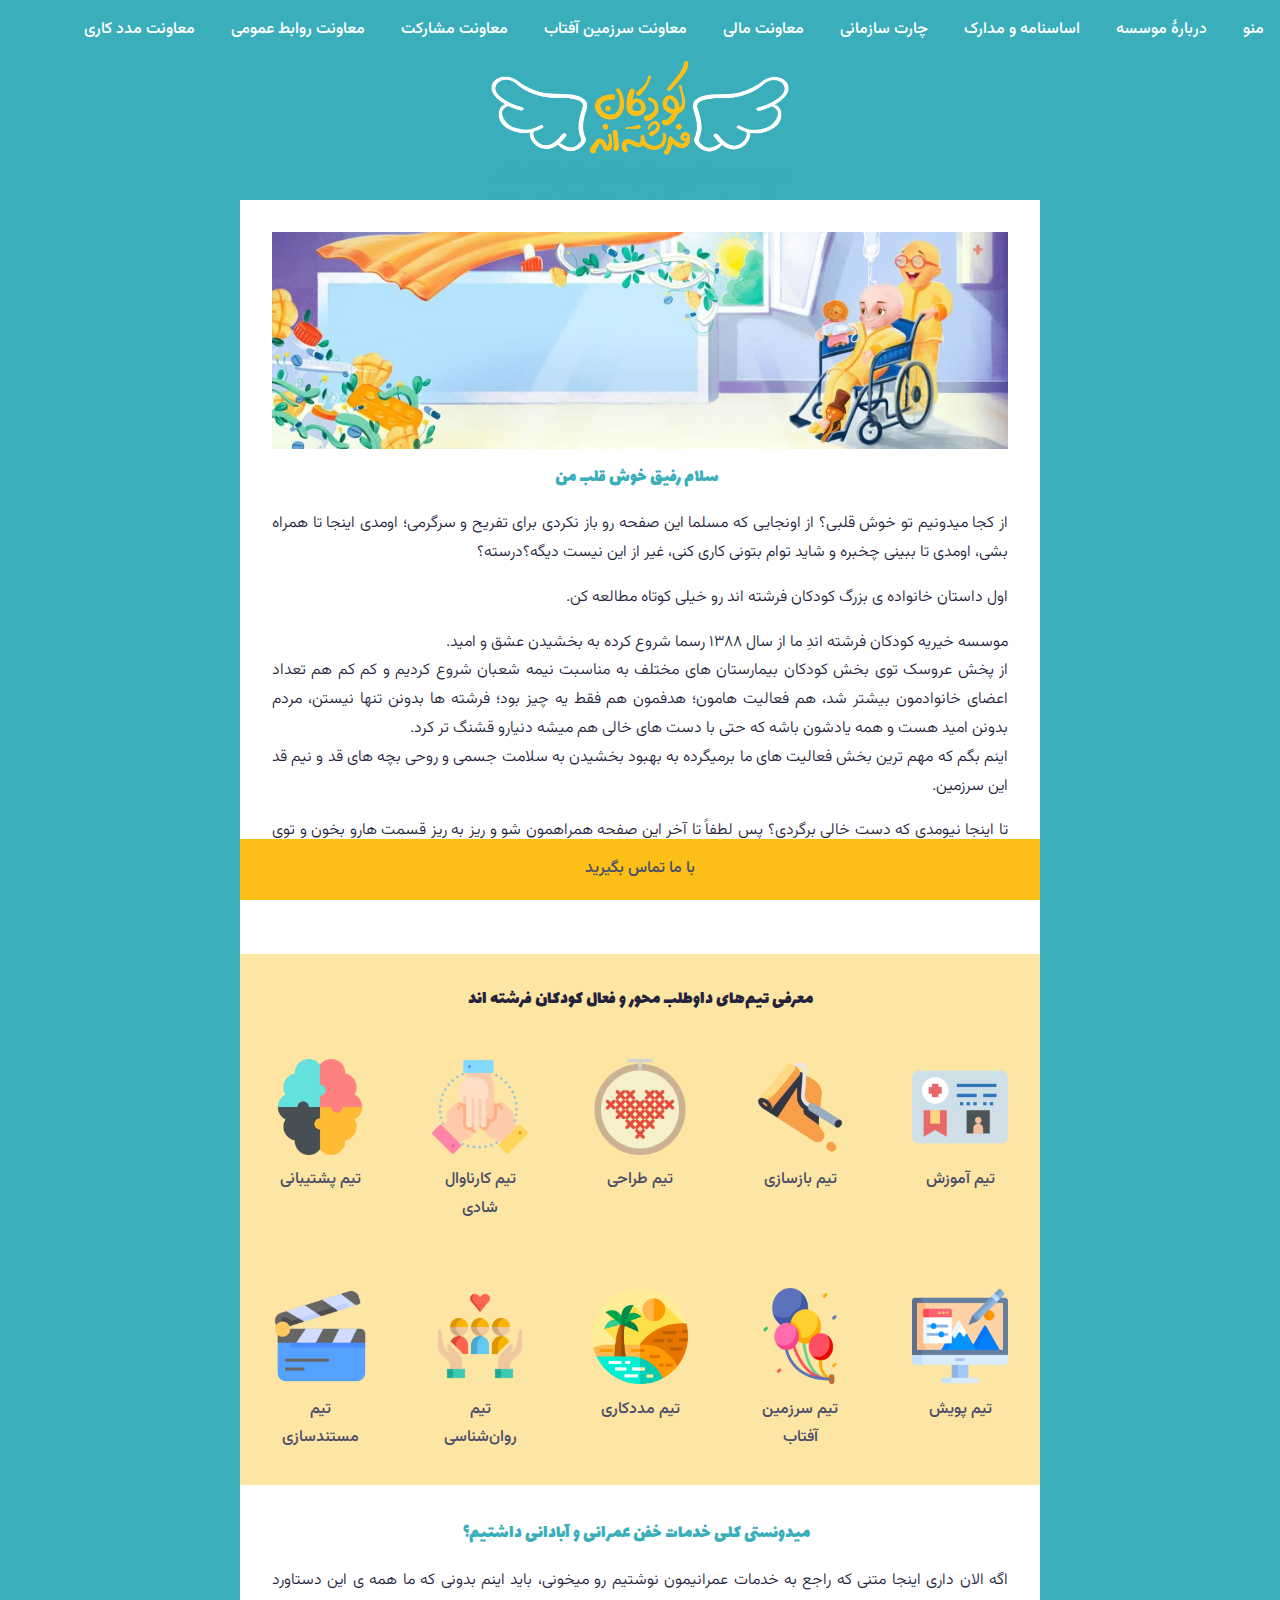
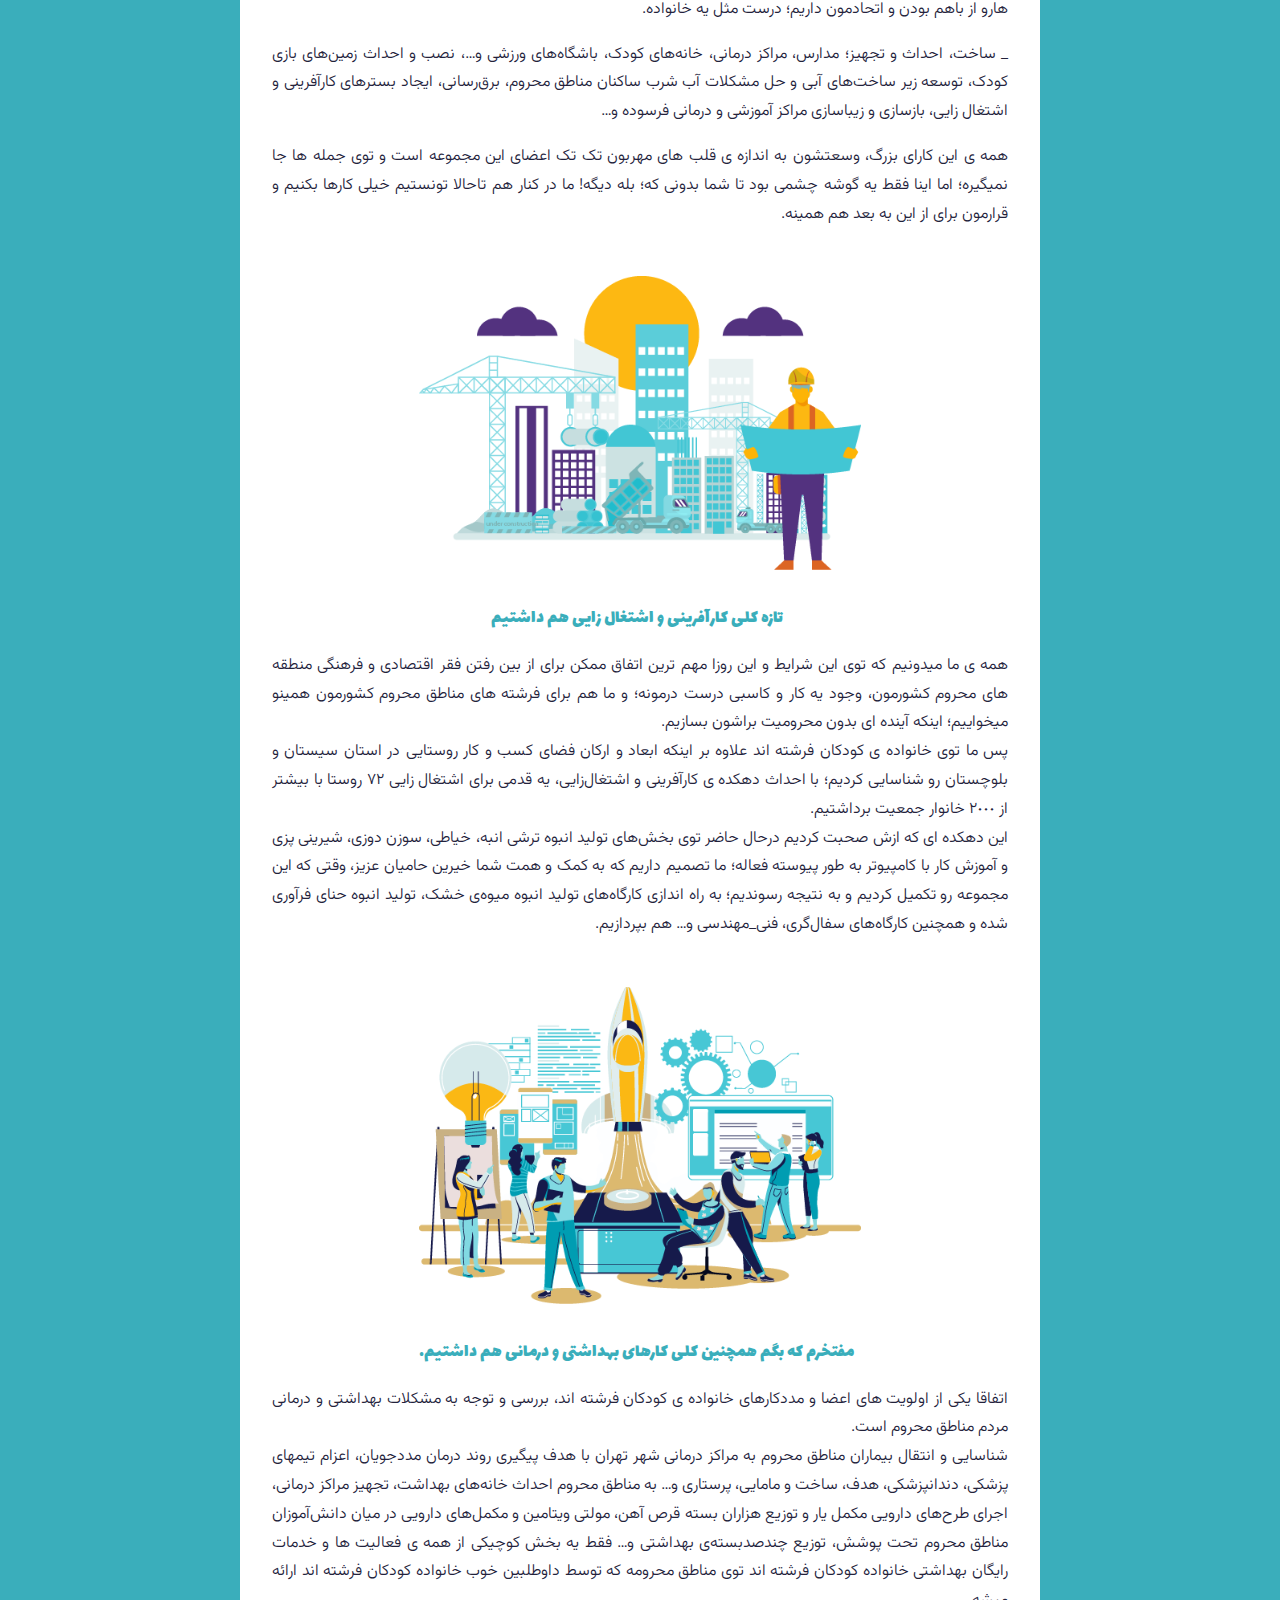
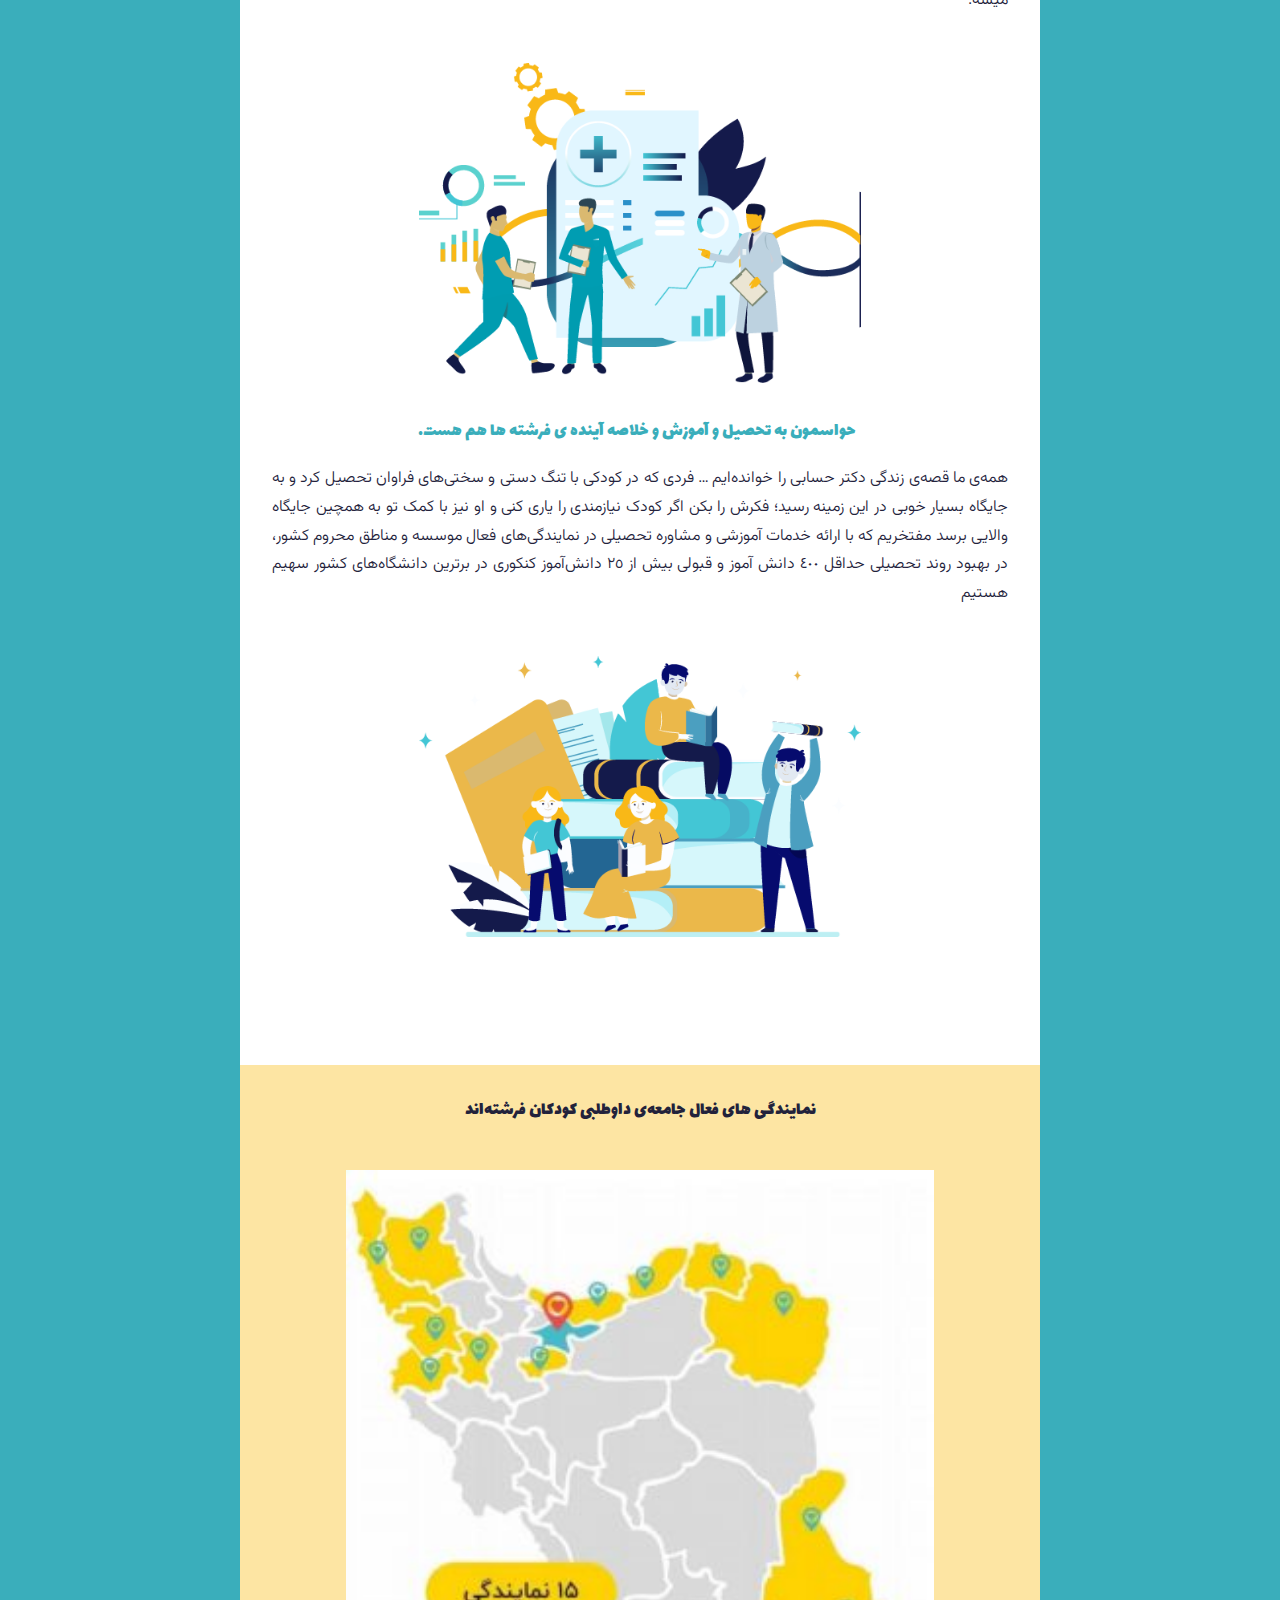
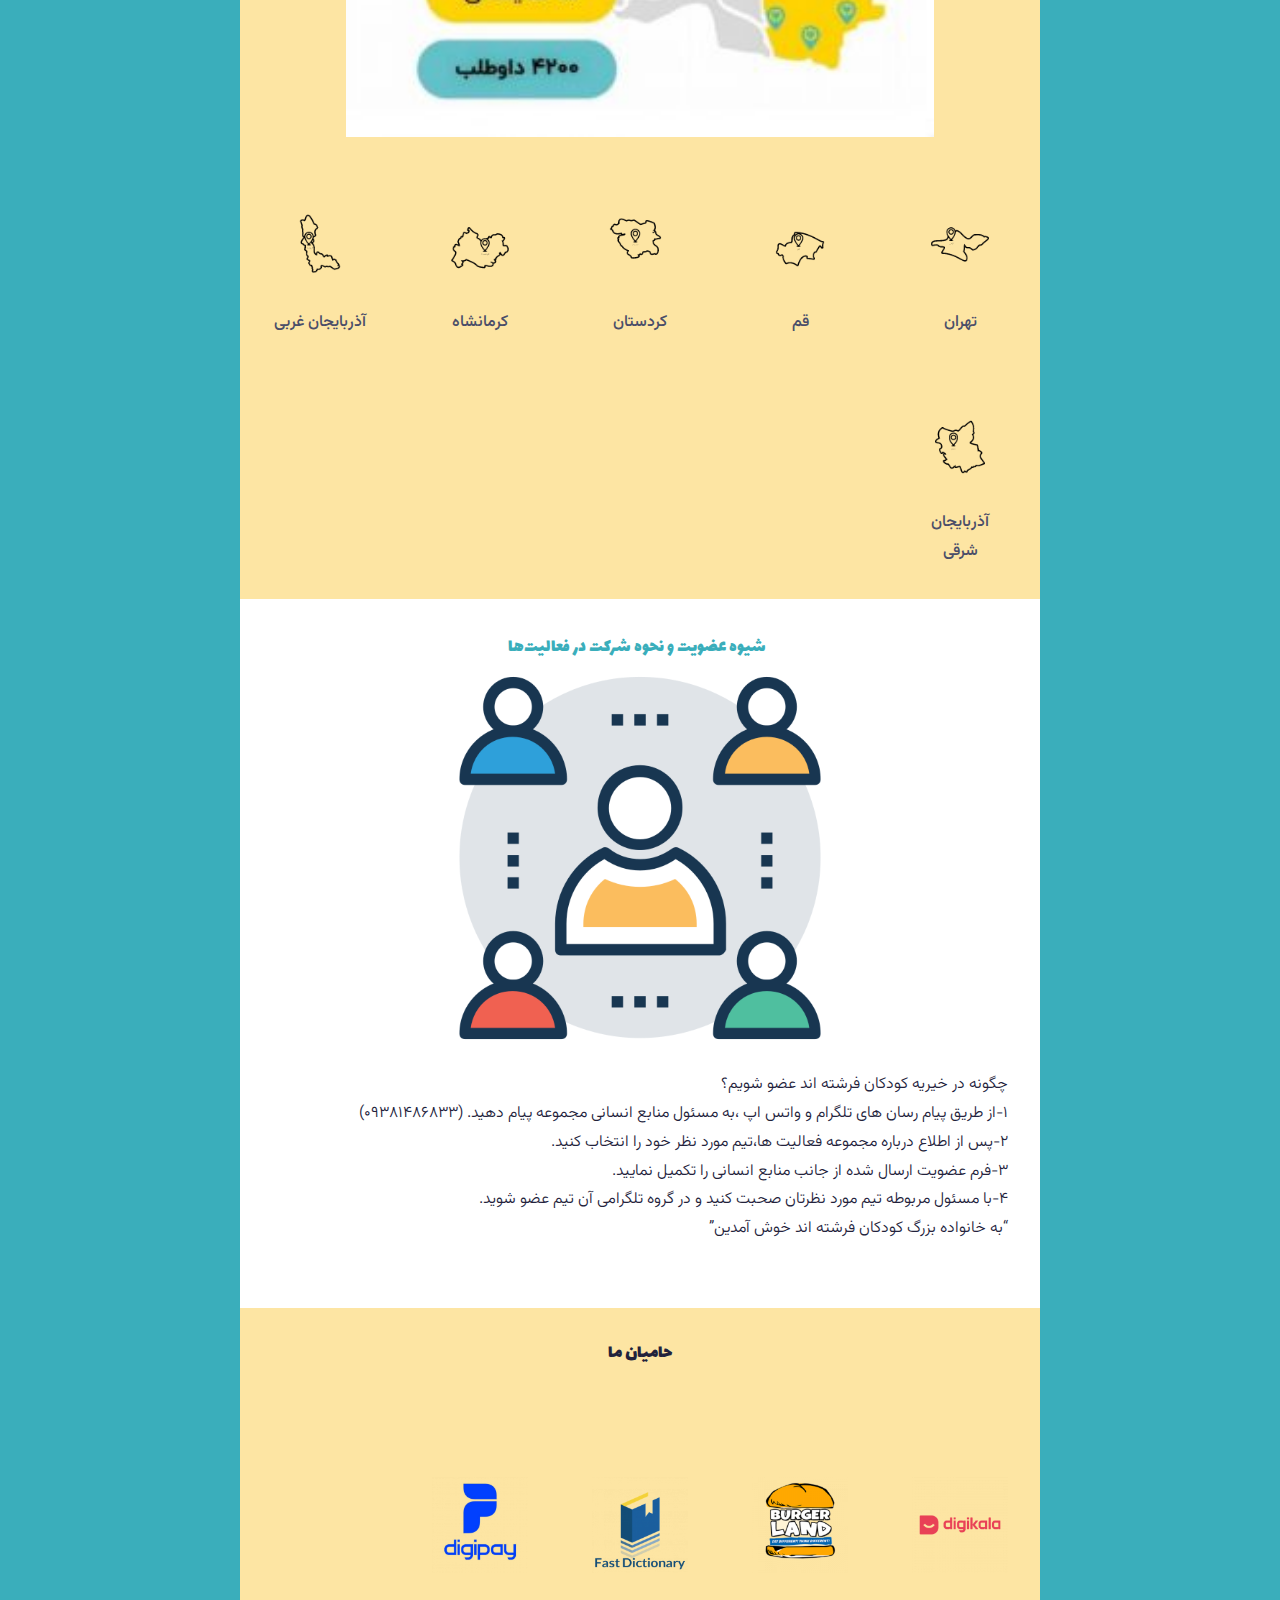
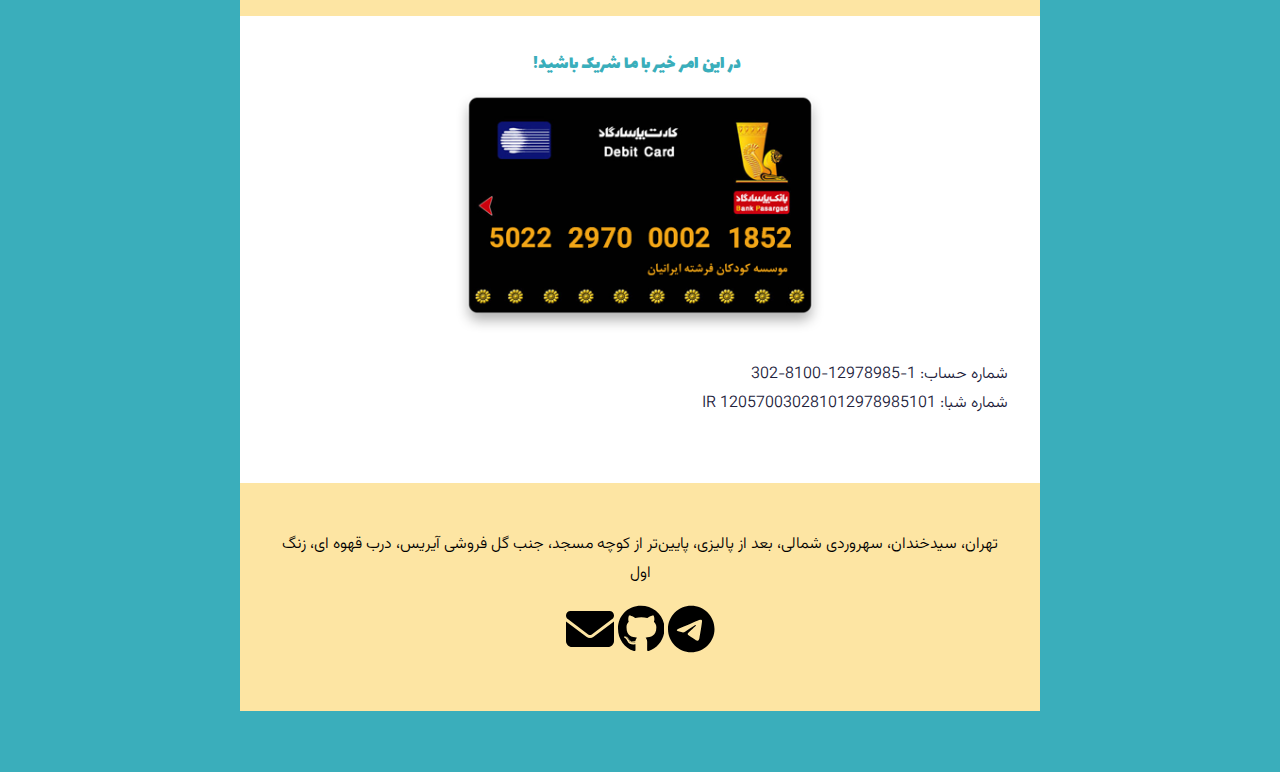
<file: index.html>
<!doctype html>
<html lang="en" dir=rtl>
<head>
    <meta charset="utf-8">
    <meta name="viewport" content="width=device-width, initial-scale=1.0">
    <meta name="description" content="A layout example that shows off a responsive product landing page.">
    <title>خیریه کودکان فرشته‌اند</title>
    <link rel="stylesheet" href="/css/pure/pure-min.css">
    <link rel="stylesheet" href="/css/pure/grids-responsive-min.css">
<!--
    <link rel="stylesheet" href="https://netdna.bootstrapcdn.com/font-awesome/4.0.3/css/font-awesome.css">
-->
    <link rel="stylesheet" href="/layouts/marketing/styles.css">
    <link rel="stylesheet" href="/layouts/tucked-menu/styles.css">
    <link rel="stylesheet" href="/css/pure/custom.css">
</head>
<body>

    

<!--
<div class="header">
    <div class="home-menu pure-menu pure-menu-horizontal pure-menu-fixed">
        <a class="pure-menu-heading" href="">Your Site</a>

        <ul class="pure-menu-list">
            <li class="pure-menu-item pure-menu-selected"><a href="#" class="pure-menu-link">صفحه اصلی</a></li>
            <li class="pure-menu-item"><a href="#" class="pure-menu-link">دربارهٔ ما</a></li>
            <li class="pure-menu-item"><a href="#" class="pure-menu-link">تیم‌ها</a></li>
            <li class="pure-menu-item"><a href="#" class="pure-menu-link">عضویت در خیریه</a></li>
        </ul>
    </div>
</div>
-->


<div class="splash-container">

<div class="custom-menu-wrapper">
    <div class="pure-menu custom-menu custom-menu-top">
        <a href="#" class="pure-menu-heading custom-menu-brand">منو</a>
        <a href="#" class="custom-menu-toggle" id="toggle"><s class="bar"></s><s class="bar"></s></a>
    </div>
    <div class="pure-menu pure-menu-horizontal pure-menu-scrollable custom-menu custom-menu-bottom custom-menu-tucked" id="tuckedMenu">
        <div class="custom-menu-screen"></div>
        <ul class="pure-menu-list">
            <li class="pure-menu-item"><a href="#" class="pure-menu-link">دربارهٔ موسسه</a></li>
            <li class="pure-menu-item"><a href="#" class="pure-menu-link">اساسنامه و مدارک</a></li>
            <li class="pure-menu-item"><a href="#" class="pure-menu-link">چارت سازمانی</a></li>
            <li class="pure-menu-item"><a href="#" class="pure-menu-link">معاونت مالی</a></li>
            <li class="pure-menu-item"><a href="#" class="pure-menu-link">معاونت سرزمین آفتاب</a></li>
            <li class="pure-menu-item"><a href="#" class="pure-menu-link">معاونت مشارکت</a></li>
            <li class="pure-menu-item"><a href="#" class="pure-menu-link">معاونت روابط عمومی</a></li>
            <li class="pure-menu-item"><a href="#" class="pure-menu-link">معاونت مدد کاری</a></li>
        </ul>
    </div>
</div>
<script>
(function (window, document) {
document.getElementById('toggle').addEventListener('click', function (e) {
    document.getElementById('tuckedMenu').classList.toggle('custom-menu-tucked');
    document.getElementById('toggle').classList.toggle('x');
});
})(this, this.document);
</script>
    <div class="splash">
<!--
        <h1 class="splash-head">Big Bold Text</h1>
        <p class="splash-subhead">
            Lorem ipsum dolor sit amet, consectetur adipisicing elit.
        </p>
        <p>
            <a href="http://purecss.io" class="pure-button pure-button-primary">Get Started</a>
        </p>
-->
<img src="/img/kc/logo-charity.png" alt="" style="width:300px;">
    </div>
</div>

<div class="content-wrapper" style=" text-align: justify; text-justify: inter-word;">
    <div class="content">
<!--        <h2 class="content-head is-center">Excepteur sint occaecat cupidatat.</h2> -->

        <div class="pure-g">
            <div class="l-box pure-u-1 pure-u-md-1 pure-u-lg-1">
<img src="/img/kc/first.jpg" alt="" style="width:100%;">
                <h3 class="content-subhead">
                    <i class="fa fa-rocket"></i>
                    سلام رفیق خوش قلب من
                </h3>
<p>از کجا میدونیم تو خوش قلبی؟ از اونجایی که مسلما این صفحه رو باز نکردی برای تفریح و سرگرمی؛ اومدی اینجا تا همراه بشی، اومدی تا ببینی چخبره و شاید توام بتونی کاری کنی، غیر از این نیست دیگه؟درسته؟</p><p>اول داستان خانواده ی بزرگ کودکان فرشته اند رو خیلی کوتاه مطالعه کن.</p><p>موسسه خیريه کودکان فرشته اندِ ما از سال ۱۳۸۸ رسما شروع کرده به بخشیدن عشق و امید.<br />از پخش عروسک توی بخش کودکان بيمارستان های مختلف به مناسبت نیمه شعبان شروع کردیم و کم کم هم تعداد اعضای خانوادمون بیشتر شد، هم فعالیت هامون؛ هدفمون هم فقط یه چیز بود؛ فرشته ها بدونن تنها نیستن، مردم بدونن امید هست و همه یادشون باشه که حتی با دست های خالی هم میشه دنیارو قشنگ تر کرد.<br />اینم بگم که مهم ترین بخش فعالیت های ما برمیگرده به بهبود بخشیدن به سلامت جسمی و روحی بچه های قد و نیم قد این سرزمین.</p><p>تا اینجا نیومدی که دست خالی برگردی؟ پس لطفاً تا آخر این صفحه همراهمون شو و ریز به ریز قسمت هارو بخون و توی هر بخشی که کیف کردی مکث کن و عضو خانواده ما شو</p>
            </div>
</div>
</div>


   <div class="ribbon">
</br>
<h3>معرفی تیم‌های داوطلب محور و فعال کودکان فرشته اند</h3>
   <div class="I-box-lrg pure-g">

<!--
        <div class="l-box-lrg is-center pure-u-1 pure-u-md-1-2 pure-u-lg-2-5">
            <img width="300" alt="File Icons" class="pure-img-responsive" src="/img/common/file-icons.png">
        </div>
-->
	<div class="l-box-lrg is-center pure-u-1-2 pure-u-md-1-2 pure-u-lg-1-5">
            <a href=""><img width="300" alt="File Icons" class="pure-img-responsive" src="/img/kc/teams/diploma-300x300.png"></a>
            <a href="">تیم آموزش</a>
        </div>
	<div class="l-box-lrg is-center pure-u-1-2 pure-u-md-1-2 pure-u-lg-1-5">
            <a href=""><img width="100%" alt="File Icons" class="pure-img-responsive" src="/img/kc/teams/paint-roller-300x300.png"></a>
            <a href="">تیم بازسازی</a>
        </div>
	<div class="l-box-lrg is-center pure-u-1-2 pure-u-md-1-2 pure-u-lg-1-5">
            <a href=""><img width="100%" alt="File Icons" class="pure-img-responsive" src="/img/kc/teams/embroidery-300x300.png"></a>
            <a href="">تیم طراحی</a>
        </div>
	<div class="l-box-lrg is-center pure-u-1-2 pure-u-md-1-2 pure-u-lg-1-5">
            <a href=""><img width="100%" alt="File Icons" class="pure-img-responsive" src="/img/kc/teams/united-300x300.png"></a>
            <a href="">تیم کارناوال شادی</a>
        </div>
	<div class="l-box-lrg is-center pure-u-1-2 pure-u-md-1-2 pure-u-lg-1-5">
            <a href=""><img width="100%" alt="File Icons" class="pure-img-responsive" src="/img/kc/teams/brain-300x300.png"></a>
            <a href="">تیم پشتیبانی</a>
        </div>
	<div class="l-box-lrg is-center pure-u-1-2 pure-u-md-1-2 pure-u-lg-1-5">
            <a href=""><img width="100%" alt="File Icons" class="pure-img-responsive" src="/img/kc/teams/illustration-300x300.png"></a>
            <a href="">تیم پویش</a>
        </div>
	<div class="l-box-lrg is-center pure-u-1-2 pure-u-md-1-2 pure-u-lg-1-5">
            <a href=""><img width="100%" alt="File Icons" class="pure-img-responsive" src="/img/kc/teams/balloons-300x300.png"></a>
            <a href="">تیم سرزمین آفتاب</a>
        </div>
	<div class="l-box-lrg is-center pure-u-1-2 pure-u-md-1-2 pure-u-lg-1-5">
            <a href=""><img width="100%" alt="File Icons" class="pure-img-responsive" src="/img/kc/teams/sarzamin-aftab-300x300.png"></a>
            <a href="">تیم مددکاری</a>
        </div>
	<div class="l-box-lrg is-center pure-u-1-2 pure-u-md-1-2 pure-u-lg-1-5">
            <a href=""><img width="100%" alt="File Icons" class="pure-img-responsive" src="/img/kc/teams/psychological-help-300x300.png"></a>
            <a href="">تیم روان‌شناسی</a>
        </div>
	<div class="l-box-lrg is-center pure-u-1-2 pure-u-md-1-2 pure-u-lg-1-5">
            <a href=""><img width="100%" alt="File Icons" class="pure-img-responsive" src="/img/kc/teams/film-slate-300x300.png"></a>
            <a href="">تیم مستند‌سازی</a>
        </div>
<!--
        <div class="pure-u-1 pure-u-md-1-2 pure-u-lg-3-5">

            <h2 class="content-head content-head-ribbon">Laboris nisi ut aliquip.</h2>

            <p>
                Lorem ipsum dolor sit amet, consectetur adipisicing elit, sed do eiusmod
                tempor incididunt ut labore et dolore magna aliqua. Ut enim ad minim veniam,
                quis nostrud exercitation ullamco laboris nisi ut aliquip ex ea commodo
                consequat. Duis aute irure dolor.
            </p>
        </div>
-->
    </div>
</div>
    <div class="content">
        <div class="pure-g">
            <div class="l-box pure-u-1 pure-u-md-1 pure-u-lg-1">
                <h3 class="content-subhead">
                    <i class="fa fa-mobile"></i>
میدونستی کلی خدمات خفن عمرانی و آبادانی داشتیم؟
                </h3>
<p>اگه الان داری اینجا متنی که راجع به خدمات عمرانیمون نوشتیم رو میخونی، باید اینم بدونی که ما همه ی این دستاورد هارو از باهم بودن و اتحادمون داریم؛ درست مثل یه خانواده.</p><p>_ ساخت، احداث و تجهیز؛ مدارس، مراکز درمانی، خانه‌های کودک، باشگاه‌های ورزشی و…، نصب و احداث زمین‌های بازی کودک، توسعه زير ساخت‌های آبی و حل مشکلات آب شرب ساکنان مناطق محروم، برق‌‌رسانی، ایجاد بسترهای کارآفرينی و اشتغال زایی، بازسازی و زيباسازی مراکز آموزشی و درمانی فرسوده و…</p><p>همه ی این کارای بزرگ، وسعتشون به اندازه ی قلب های مهربون تک تک اعضای این مجموعه است و توی جمله ها جا نمیگیره؛ اما اینا فقط یه گوشه چشمی بود تا شما بدونی که؛ بله دیگه! ما در کنار هم تاحالا تونستیم خیلی کارها بکنیم و قرارمون برای از این به بعد هم همینه.</p>
</div>
            <div class="l-box pure-u-1 pure-u-md-1 pure-u-lg-1">
<img src="/img/kc/Asset-27.png" alt="" style="width:60%;" class="center">
            </div>
            <div class="l-box pure-u-1 pure-u-md-1 pure-u-lg-1">
                <h3 class="content-subhead">
                    <i class="fa fa-th-large"></i>
                    تازه کلی کارآفرینی و اشتغال زایی هم داشتیم
                </h3>
<p>همه ی ما میدونیم که توی این شرایط و این روزا مهم ترین اتفاق ممکن برای از بین رفتن فقر اقتصادی و فرهنگی منطقه های محروم کشورمون، وجود یه کار و کاسبی درست درمونه؛ و ما هم برای فرشته های مناطق محروم کشورمون همینو میخواییم؛ اینکه آینده ای بدون محرومیت براشون بسازیم.<br />پس ما توی خانواده ی کودکان فرشته اند علاوه بر اینکه ابعاد و ارکان فضای کسب و کار روستایی در استان سیستان و بلوچستان رو شناسایی کردیم؛ با احداث دهکده ی کارآفرينی و اشتغال‌زایی، یه قدمی برای اشتغال زایی ٧٢ روستا با بيشتر از ٢٠٠٠ خانوار جمعیت برداشتیم. <br />این دهکده ای که ازش صحبت کردیم درحال حاضر توی بخش‌های تولید انبوه ترشی انبه، خیاطی، سوزن دوزی، شیرينی پزی و آموزش کار با کامپيوتر به طور پيوسته فعاله؛ ما تصمیم داریم که به کمک و همت شما خیرین حامیان عزيز، وقتی که این مجموعه رو تکمیل کردیم و به نتیجه رسوندیم؛ به راه اندازی کارگاه‌های تولید انبوه میوه‌ی خشک، تولید انبوه حنای فرآوری شده و همچنین کارگاه‌های سفال‌گری، فنی_مهندسی و… هم بپردازیم.</p>
</div>
            <div class="l-box pure-u-1 pure-u-md-1 pure-u-lg-1">
<img src="/img/kc/Asset-26.png" alt="" style="width:60%" class="center">
            </div>
            <div class="l-box pure-u-1 pure-u-md-1 pure-u-lg-1">
                <h3 class="content-subhead">
                    <i class="fa fa-check-square-o"></i>
                    مفتخرم که بگم همچنین کلی کارهای بهداشتی و درمانی هم داشتیم.
                </h3>
<p>اتفاقا یکی از اولویت های اعضا و مددکارهای خانواده ی کودکان فرشته اند، بررسی و توجه به مشکلات بهداشتی و درمانی مردم مناطق محروم است.<br />شناسایی و انتقال بيماران مناطق محروم به مراکز درمانی شهر تهران با هدف پيگیری روند درمان مددجویان، اعزام تیمهای پزشکی، دندانپزشکی، هدف، ساخت و مامایی، پرستاری و… به مناطق محروم احداث خانه‌های بهداشت، تجهیز مراکز درمانی، اجرای طرح‌های دارویی مکمل یار و توزيع هزاران بسته قرص آهن، مولتی ویتامین و مکمل‌های دارویی در میان دانش‌آموزان مناطق محروم تحت پوشش، توزيع چندصدبسته‌ی بهداشتی و… فقط یه بخش کوچیکی از همه ی فعالیت ها و خدمات رایگان بهداشتی خانواده کودکان فرشته اند توی مناطق محرومه که توسط داوطلبین خوب خانواده کودکان فرشته اند ارائه میشه.</p>
</div>
            <div class="l-box pure-u-1 pure-u-md-1 pure-u-lg-1">
<img src="/img/kc/Asset-25.png" alt="" style="width:60%;" class="center">
            </div>

            <div class="l-box pure-u-1 pure-u-md-1 pure-u-lg-1">
                <h3 class="content-subhead">
                    <i class="fa fa-check-square-o"></i>
حواسمون به تحصیل و آموزش و خلاصه آینده ی فرشته ها هم هست.
                </h3>
<p>همه‌ی ما قصه‌ی زندگی دکتر حسابی را خوانده‌ایم … فردی که در کودکی با تنگ دستی و سختی‌های فراوان تحصیل کرد و به جایگاه بسیار خوبی در این زمینه رسید؛ فکرش را بکن اگر کودک نیازمندی را یاری کنی و او نیز با کمک تو به همچین جایگاه والایی برسد مفتخريم که با ارائه خدمات آموزشی و مشاوره تحصیلی در نمایندگی‌های فعال موسسه و مناطق محروم کشور، در بهبود روند تحصیلی حداقل ٤٠٠ دانش آموز و قبولی بيش از ٢٥ دانش‌آموز کنکوری در برترين دانشگاه‌های کشور سهیم هستیم</p>
</div>
            <div class="l-box pure-u-1 pure-u-md-1 pure-u-lg-1">
<img src="/img/kc/Asset-24.png" alt="" style="width:60%;" class="center">
            </div>

<!--
            <div class="l-box pure-u-1 pure-u-md-1-2 pure-u-lg-1-4">
                <h3 class="content-subhead">
                    <i class="fa fa-check-square-o"></i>
                    Plays Nice
                </h3>
                <p>
                    Phasellus eget enim eu lectus faucibus vestibulum. Suspendisse sodales pellentesque elementum.
                </p>
            </div>

            <div class="l-box pure-u-1 pure-u-md-1-2 pure-u-lg-1-4">
                <h3 class="content-subhead">
                    <i class="fa fa-check-square-o"></i>
                    Plays Nice
                </h3>
                <p>
                    Phasellus eget enim eu lectus faucibus vestibulum. Suspendisse sodales pellentesque elementum.
                </p>
            </div>
-->
        </div>
    </div>

 

    <div class="content">
<!--
        <h2 class="content-head is-center">Dolore magna aliqua. Uis aute irure.</h2>
-->
        <div class="pure-g">
<!--
            <div class="l-box-lrg pure-u-1 pure-u-md-2-5">
                <form class="pure-form pure-form-stacked">
                    <fieldset>

                        <label for="name">Your Name</label>
                        <input id="name" type="text" placeholder="Your Name">


                        <label for="email">Your Email</label>
                        <input id="email" type="email" placeholder="Your Email">

                        <label for="password">Your Password</label>
                        <input id="password" type="password" placeholder="Your Password">

                        <button type="submit" class="pure-button">Sign Up</button>
                    </fieldset>
                </form>
            </div>
-->
    </div>
</div>




<div class="ribbon">
</br>
<h3>نمایندگی های فعال جامعه‌ی داوطلبی کودکان فرشته‌اند
</h3>
   <div class="I-box-lrg pure-g">
    <div class="l-box-lrg is-center pure-u-1 pure-u-md-1 pure-u-lg-1">

    <img width="100%" alt="File Icons" class="pure-img-responsive center" src="/img/kc/map.jpg">
    </div>
<!--
        <div class="l-box-lrg is-center pure-u-1 pure-u-md-1-2 pure-u-lg-2-5">
            <img width="300" alt="File Icons" class="pure-img-responsive" src="/img/common/file-icons.png">
        </div>
-->
	    <div class="l-box-lrg is-center pure-u-1-2 pure-u-md-1-2 pure-u-lg-1-5">
            <a href=""><img width="100%" alt="File Icons" class="pure-img-responsive" src="/img/city/tehran.png"></a>
            <a href=""> تهران </a>
        </div>
        <div class="l-box-lrg is-center pure-u-1-2 pure-u-md-1-2 pure-u-lg-1-5">
            <a href=""><img width="100%" alt="File Icons" class="pure-img-responsive" src="/img/city/qom.png"></a>
            <a href="">  قم </a>
        </div>
        <div class="l-box-lrg is-center pure-u-1-2 pure-u-md-1-2 pure-u-lg-1-5">
            <a href=""><img width="100%" alt="File Icons" class="pure-img-responsive" src="/img/city/kordestan.png"></a>
            <a href=""> کردستان </a>
        </div>
        <div class="l-box-lrg is-center pure-u-1-2 pure-u-md-1-2 pure-u-lg-1-5">
            <a href=""><img width="100%" alt="File Icons" class="pure-img-responsive" src="/img/city/kermanshah.png"></a>
            <a href=""> کرمانشاه </a>
        </div>
        <div class="l-box-lrg is-center pure-u-1-2 pure-u-md-1-2 pure-u-lg-1-5">
            <a href=""><img width="100%" alt="File Icons" class="pure-img-responsive" src="/img/city/azarbayjan-gharbi.png"></a>
            <a href=""> آذربایجان غربی </a>
        </div>
        <div class="l-box-lrg is-center pure-u-1-2 pure-u-md-1-2 pure-u-lg-1-5">
            <a href=""><img width="100%" alt="File Icons" class="pure-img-responsive" src="/img/city/azarbayjan-sharghi.png"></a>
            <a href=""> آذربایجان شرقی </a>
        </div>
    </div>
</div>


<div class="content">
    <!--        <h2 class="content-head is-center">Excepteur sint occaecat cupidatat.</h2> -->
    
            <div class="pure-g">
                <div class="l-box pure-u-1 pure-u-md-1 pure-u-lg-1">
                    <h3 class="content-subhead">
                        <i class="fa fa-rocket"></i>
                        شیوه عضویت و نحوه شرکت در فعالیت‌ها
                    </h3>
                    <img src="/img/kc/business-meeting_8980761.png" alt="" style="width:50%;" class="center">
                </br>
                    چگونه در خیریه کودکان فرشته اند عضو شویم؟
                </br>
                    ۱-از طریق پیام رسان های تلگرام و واتس اپ ،به مسئول منابع انسانی مجموعه پیام دهید. (۰۹۳۸۱۴۸۶۸۳۳)
                </br>
                    ۲-پس از اطلاع درباره مجموعه فعالیت ها،تیم مورد نظر خود را انتخاب کنید.
                </br>
                    ۳-فرم عضویت ارسال شده از جانب منابع انسانی را تکمیل نمایید.
                </br>
                    ۴-با مسئول مربوطه تیم مورد نظرتان صحبت کنید و در گروه تلگرامی آن تیم عضو شوید.
                </br>
                    “به خانواده بزرگ کودکان فرشته اند خوش آمدین”
                    
                    

                </div>
    </div>
    </div>



<div class="ribbon">
</br>
<h3>
حامیان ما
</h3>
   <div class="I-box-lrg pure-g">
    <div class="l-box-lrg is-center pure-u-1 pure-u-md-1 pure-u-lg-1">

    </div>
<!--
        <div class="l-box-lrg is-center pure-u-1 pure-u-md-1-2 pure-u-lg-2-5">
            <img width="300" alt="File Icons" class="pure-img-responsive" src="/img/common/file-icons.png">
        </div>
-->
	    <div class="l-box-lrg is-center pure-u-1-3 pure-u-md-1-3 pure-u-lg-1-5">
            <a href=""><img width="300" alt="File Icons" class="pure-img-responsive" src="/img/kc/hamiyan/digikala.png"></a>
        </div>
        <div class="l-box-lrg is-center pure-u-1-3 pure-u-md-1-3 pure-u-lg-1-5">
            <a href=""><img width="300" alt="File Icons" class="pure-img-responsive" src="/img/kc/hamiyan/burger.png"></a>
        </div>
        <div class="l-box-lrg is-center pure-u-1-3 pure-u-md-1-3 pure-u-lg-1-5">
            <a href=""><img width="300" alt="File Icons" class="pure-img-responsive" src="/img/kc/hamiyan/fast.png"></a>
        </div>
        <div class="l-box-lrg is-center pure-u-1-3 pure-u-md-1-3 pure-u-lg-1-5">
            <a href=""><img width="300" alt="File Icons" class="pure-img-responsive" src="/img/kc/hamiyan/digipay.png"></a>
        </div>
    </div>
</div>




<div class="content">
    <!--        <h2 class="content-head is-center">Excepteur sint occaecat cupidatat.</h2> -->
    
            <div class="pure-g">
                <div class="l-box pure-u-1 pure-u-md-1 pure-u-lg-1">
                    <h3 class="content-subhead">
                        <i class="fa fa-rocket"></i>
                        در این امر خیر با ما شریک باشید!
                    </h3>
                    <img src="/img/kc/card.png" alt="" style="width:50%;" class="center">
                </br>
                شماره حساب: 1-12978985-8100-302
            </br>
                شماره شبا: IR 120570030281012978985101
                                </br>   
                    

                </div>
    </div>
    </div>


   <div class="ribbon">
            <div class="l-box-lrg pure-u-1 pure-u-md-1">
<!--
                <h4>Contact Us</h4>
                <p>
                    Lorem ipsum dolor sit amet, consectetur adipisicing elit, sed do eiusmod
                    tempor incididunt ut labore et dolore magna aliqua. Ut enim ad minim veniam,
                    quis nostrud exercitation ullamco laboris nisi ut aliquip ex ea commodo
                    consequat.
                </p>

                <h4>More Information</h4>
-->
<div style=" text-align: center;">
                <p style="color:black;">
تهران، سیدخندان، سهروردی شمالی، بعد از پالیزی، پایین‌تر از کوچه مسجد، جنب گل فروشی آیریس، درب قهوه ای، زنگ اول
                </p>

<!-- Social Network Icons -->
<p class="align-center">
<!-- Telegram Icon -->
    <a href=https://t.me/Sibiya_ir aria-label="telegram"><svg xmlns="http://www.w3.org/2000/svg" height="3em" viewBox="0 0 496 512"><!--! Font Awesome Free 6.4.2 by @fontawesome - https://fontawesome.com License - https://fontawesome.com/license (Commercial License) Copyright 2023 Fonticons, Inc. --><path d="M248,8C111.033,8,0,119.033,0,256S111.033,504,248,504,496,392.967,496,256,384.967,8,248,8ZM362.952,176.66c-3.732,39.215-19.881,134.378-28.1,178.3-3.476,18.584-10.322,24.816-16.948,25.425-14.4,1.326-25.338-9.517-39.287-18.661-21.827-14.308-34.158-23.215-55.346-37.177-24.485-16.135-8.612-25,5.342-39.5,3.652-3.793,67.107-61.51,68.335-66.746.153-.655.3-3.1-1.154-4.384s-3.59-.849-5.135-.5q-3.283.746-104.608,69.142-14.845,10.194-26.894,9.934c-8.855-.191-25.888-5.006-38.551-9.123-15.531-5.048-27.875-7.717-26.8-16.291q.84-6.7,18.45-13.7,108.446-47.248,144.628-62.3c68.872-28.647,83.183-33.623,92.511-33.789,2.052-.034,6.639.474,9.61,2.885a10.452,10.452,0,0,1,3.53,6.716A43.765,43.765,0,0,1,362.952,176.66Z"/></svg></a>
<!-- End Telegram Icon -->


<!-- GitHub Icon -->
    <a href=https://github.com/shaban532/ aria-label="github"><svg xmlns="http://www.w3.org/2000/svg" height="3em" viewBox="0 0 496 512"><!--! Font Awesome Free 6.4.2 by @fontawesome - https://fontawesome.com License - https://fontawesome.com/license (Commercial License) Copyright 2023 Fonticons, Inc. --><path d="M165.9 397.4c0 2-2.3 3.6-5.2 3.6-3.3.3-5.6-1.3-5.6-3.6 0-2 2.3-3.6 5.2-3.6 3-.3 5.6 1.3 5.6 3.6zm-31.1-4.5c-.7 2 1.3 4.3 4.3 4.9 2.6 1 5.6 0 6.2-2s-1.3-4.3-4.3-5.2c-2.6-.7-5.5.3-6.2 2.3zm44.2-1.7c-2.9.7-4.9 2.6-4.6 4.9.3 2 2.9 3.3 5.9 2.6 2.9-.7 4.9-2.6 4.6-4.6-.3-1.9-3-3.2-5.9-2.9zM244.8 8C106.1 8 0 113.3 0 252c0 110.9 69.8 205.8 169.5 239.2 12.8 2.3 17.3-5.6 17.3-12.1 0-6.2-.3-40.4-.3-61.4 0 0-70 15-84.7-29.8 0 0-11.4-29.1-27.8-36.6 0 0-22.9-15.7 1.6-15.4 0 0 24.9 2 38.6 25.8 21.9 38.6 58.6 27.5 72.9 20.9 2.3-16 8.8-27.1 16-33.7-55.9-6.2-112.3-14.3-112.3-110.5 0-27.5 7.6-41.3 23.6-58.9-2.6-6.5-11.1-33.3 2.6-67.9 20.9-6.5 69 27 69 27 20-5.6 41.5-8.5 62.8-8.5s42.8 2.9 62.8 8.5c0 0 48.1-33.6 69-27 13.7 34.7 5.2 61.4 2.6 67.9 16 17.7 25.8 31.5 25.8 58.9 0 96.5-58.9 104.2-114.8 110.5 9.2 7.9 17 22.9 17 46.4 0 33.7-.3 75.4-.3 83.6 0 6.5 4.6 14.4 17.3 12.1C428.2 457.8 496 362.9 496 252 496 113.3 383.5 8 244.8 8zM97.2 352.9c-1.3 1-1 3.3.7 5.2 1.6 1.6 3.9 2.3 5.2 1 1.3-1 1-3.3-.7-5.2-1.6-1.6-3.9-2.3-5.2-1zm-10.8-8.1c-.7 1.3.3 2.9 2.3 3.9 1.6 1 3.6.7 4.3-.7.7-1.3-.3-2.9-2.3-3.9-2-.6-3.6-.3-4.3.7zm32.4 35.6c-1.6 1.3-1 4.3 1.3 6.2 2.3 2.3 5.2 2.6 6.5 1 1.3-1.3.7-4.3-1.3-6.2-2.2-2.3-5.2-2.6-6.5-1zm-11.4-14.7c-1.6 1-1.6 3.6 0 5.9 1.6 2.3 4.3 3.3 5.6 2.3 1.6-1.3 1.6-3.9 0-6.2-1.4-2.3-4-3.3-5.6-2z"/></svg></a>
<!-- End GitHub Icon -->

<!-- Mail Icon -->
<a href="mailto:shaban532@gmail.com" aria-label="mail"><svg xmlns="http://www.w3.org/2000/svg" height="3em" viewBox="0 0 512 512"><!--!Font Awesome Free 6.5.1 by @fontawesome - https://fontawesome.com License - https://fontawesome.com/license/free Copyright 2023 Fonticons, Inc.--><path d="M48 64C21.5 64 0 85.5 0 112c0 15.1 7.1 29.3 19.2 38.4L236.8 313.6c11.4 8.5 27 8.5 38.4 0L492.8 150.4c12.1-9.1 19.2-23.3 19.2-38.4c0-26.5-21.5-48-48-48H48zM0 176V384c0 35.3 28.7 64 64 64H448c35.3 0 64-28.7 64-64V176L294.4 339.2c-22.8 17.1-54 17.1-76.8 0L0 176z"/></svg></a>
<!-- End Mail Icon -->
</p>
<!-- End Social Network Icons -->
</div>
            </div>
        </div>



    <div class="footer l-box is-center">
<a href="tel:+989381486833">  با ما تماس بگیرید </a>
    </div>
</div>

</body>
</html>
</file>
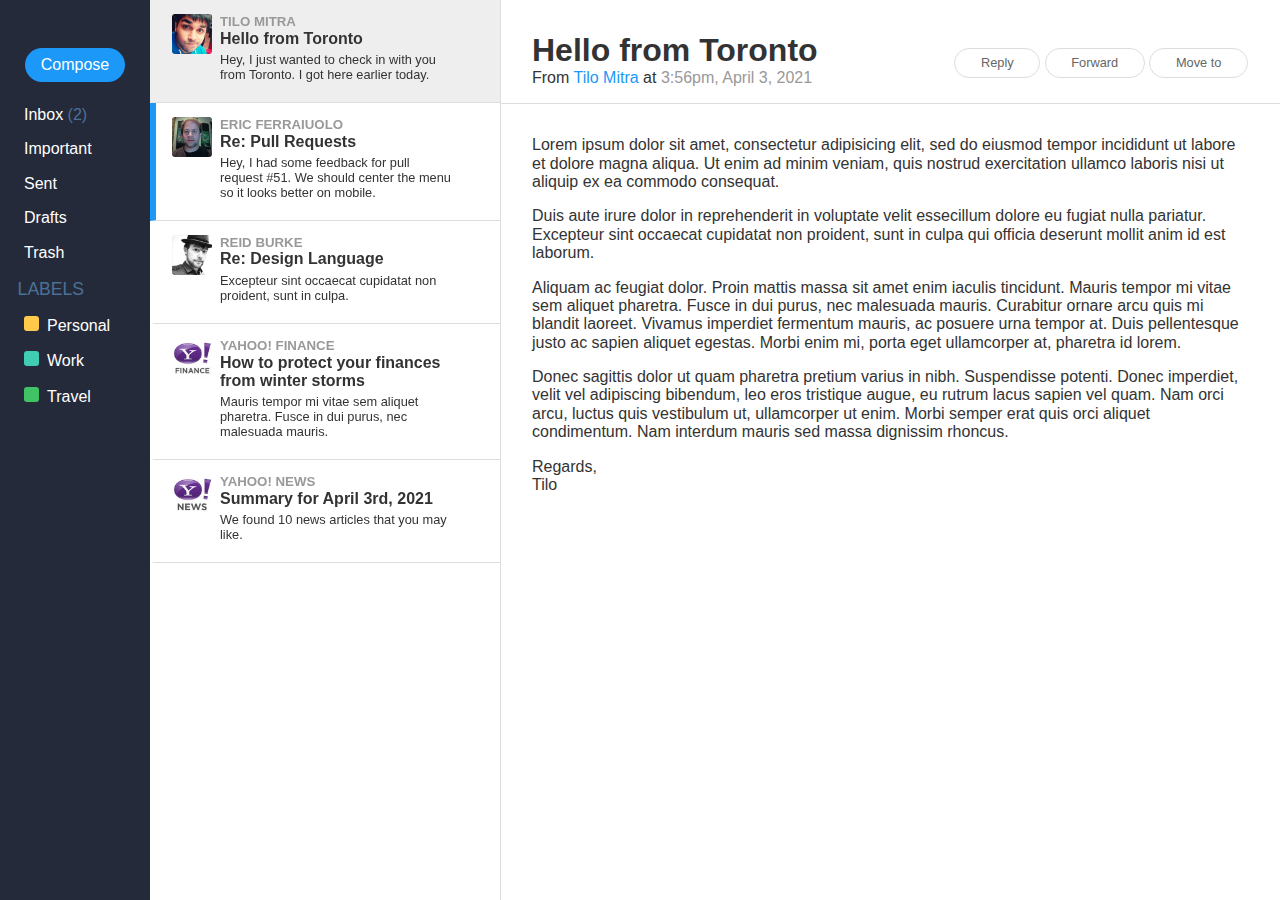
<file: layouts/email/index.html>
<!doctype html>
<html lang="en">
<head>
    <meta charset="utf-8">
    <meta name="viewport" content="width=device-width, initial-scale=1.0">
    <meta name="description" content="A layout example that shows off a responsive email layout.">
    <title>Email &ndash; Layout Examples &ndash; Pure</title>
    <link rel="stylesheet" href="/css/pure/pure-min.css">
    <link rel="stylesheet" href="/layouts/email/styles.css">
</head>
<body>

<div id="layout" class="content pure-g">
    <div id="nav" class="pure-u">
        <a href="#" id="menuLink" class="nav-menu-button">Menu</a>

        <div class="nav-inner">
            <button class="primary-button pure-button">Compose</button>

            <div class="pure-menu">
                <ul class="pure-menu-list">
                    <li class="pure-menu-item"><a href="#" class="pure-menu-link">Inbox <span class="email-count">(2)</span></a></li>
                    <li class="pure-menu-item"><a href="#" class="pure-menu-link">Important</a></li>
                    <li class="pure-menu-item"><a href="#" class="pure-menu-link">Sent</a></li>
                    <li class="pure-menu-item"><a href="#" class="pure-menu-link">Drafts</a></li>
                    <li class="pure-menu-item"><a href="#" class="pure-menu-link">Trash</a></li>
                    <li class="pure-menu-heading">Labels</li>
                    <li class="pure-menu-item"><a href="#" class="pure-menu-link"><span class="email-label-personal"></span>Personal</a></li>
                    <li class="pure-menu-item"><a href="#" class="pure-menu-link"><span class="email-label-work"></span>Work</a></li>
                    <li class="pure-menu-item"><a href="#" class="pure-menu-link"><span class="email-label-travel"></span>Travel</a></li>
                </ul>
            </div>
        </div>
    </div>

    <div id="list" class="pure-u-1">
        <div class="email-item email-item-selected pure-g">
            <div class="pure-u">
                <img width="64" height="64" alt="Tilo Mitra&#x27;s avatar" class="email-avatar" src="/img/common/tilo-avatar.png">
            </div>

            <div class="pure-u-3-4">
                <h5 class="email-name">Tilo Mitra</h5>
                <h4 class="email-subject">Hello from Toronto</h4>
                <p class="email-desc">
                    Hey, I just wanted to check in with you from Toronto. I got here earlier today.
                </p>
            </div>
        </div>

        <div class="email-item email-item-unread pure-g">
            <div class="pure-u">
                <img width="64" height="64" alt="Eric Ferraiuolo&#x27;s avatar" class="email-avatar" src="/img/common/ericf-avatar.png">
            </div>

            <div class="pure-u-3-4">
                <h5 class="email-name">Eric Ferraiuolo</h5>
                <h4 class="email-subject">Re: Pull Requests</h4>
                <p class="email-desc">
                    Hey, I had some feedback for pull request #51. We should center the menu so it looks better on mobile.
                </p>
            </div>
        </div>

        <div class="email-item pure-g">
            <div class="pure-u">
                <img width="64" height="64" alt="Reid Burke&#x27;s avatar" class="email-avatar" src="/img/common/reid-avatar.png">
            </div>

            <div class="pure-u-3-4">
                <h5 class="email-name">Reid Burke</h5>
                <h4 class="email-subject">Re: Design Language</h4>
                <p class="email-desc">
                    Excepteur sint occaecat cupidatat non proident, sunt in culpa.
                </p>
            </div>
        </div>

        <div class="email-item pure-g">
            <div class="pure-u">
                <img width="64" height="64" alt="Yahoo! Finance&#x27;s Avatar" class="email-avatar" src="/img/common/yfinance-avatar.png">
            </div>

            <div class="pure-u-3-4">
                <h5 class="email-name">Yahoo! Finance</h5>
                <h4 class="email-subject">How to protect your finances from winter storms</h4>
                <p class="email-desc">
                    Mauris tempor mi vitae sem aliquet pharetra. Fusce in dui purus, nec malesuada mauris.
                </p>
            </div>
        </div>

        <div class="email-item pure-g">
            <div class="pure-u">
                <img width="64" height="64" alt="Yahoo! News&#x27; avatar" class="email-avatar" src="/img/common/ynews-avatar.png">
            </div>

            <div class="pure-u-3-4">
                <h5 class="email-name">Yahoo! News</h5>
                <h4 class="email-subject">Summary for April 3rd, 2021</h4>
                <p class="email-desc">
                    We found 10 news articles that you may like.
                </p>
            </div>
        </div>
    </div>

    <div id="main" class="pure-u-1">
        <div class="email-content">
            <div class="email-content-header pure-g">
                <div class="pure-u-1-2">
                    <h1 class="email-content-title">Hello from Toronto</h1>
                    <p class="email-content-subtitle">
                        From <a>Tilo Mitra</a> at <span>3:56pm, April 3, 2021</span>
                    </p>
                </div>

                <div class="email-content-controls pure-u-1-2">
                    <button class="secondary-button pure-button">Reply</button>
                    <button class="secondary-button pure-button">Forward</button>
                    <button class="secondary-button pure-button">Move to</button>
                </div>
            </div>

            <div class="email-content-body">
                <p>
                    Lorem ipsum dolor sit amet, consectetur adipisicing elit, sed do eiusmod tempor incididunt ut labore et dolore magna aliqua. Ut enim ad minim veniam, quis nostrud exercitation ullamco laboris nisi ut aliquip ex ea commodo consequat.
                </p>
                <p>
                    Duis aute irure dolor in reprehenderit in voluptate velit essecillum dolore eu fugiat nulla pariatur. Excepteur sint occaecat cupidatat non proident, sunt in culpa qui officia deserunt mollit anim id est laborum.
                </p>
                <p>
                    Aliquam ac feugiat dolor. Proin mattis massa sit amet enim iaculis tincidunt. Mauris tempor mi vitae sem aliquet pharetra. Fusce in dui purus, nec malesuada mauris. Curabitur ornare arcu quis mi blandit laoreet. Vivamus imperdiet fermentum mauris, ac posuere urna tempor at. Duis pellentesque justo ac sapien aliquet egestas. Morbi enim mi, porta eget ullamcorper at, pharetra id lorem.
                </p>
                <p>
                    Donec sagittis dolor ut quam pharetra pretium varius in nibh. Suspendisse potenti. Donec imperdiet, velit vel adipiscing bibendum, leo eros tristique augue, eu rutrum lacus sapien vel quam. Nam orci arcu, luctus quis vestibulum ut, ullamcorper ut enim. Morbi semper erat quis orci aliquet condimentum. Nam interdum mauris sed massa dignissim rhoncus.
                </p>
                <p>
                    Regards,<br>
                    Tilo
                </p>
            </div>
        </div>
    </div>
</div>
<!-- Script to make the Menu link work -->
<!-- Just stripped down version of the js/ui.js script for the side-menu layout -->
<script>
    function getElements() {
        return {
            menu: document.getElementById('nav'),
            menuLink: document.getElementById('menuLink')
        };
    }

    function toggleClass(element, className) {
        var classes = element.className.split(/\s+/);
        var length = classes.length;
        var i = 0;

        for (; i < length; i++) {
            if (classes[i] === className) {
                classes.splice(i, 1);
                break;
            }
        }
        // The className is not found
        if (length === classes.length) {
            classes.push(className);
        }

        element.className = classes.join(' ');
    }

    function toggleMenu() {
        var active = 'active';
        var elements = getElements();

        toggleClass(elements.menu, active);
    }

    function handleEvent(e) {
        var elements = getElements();

        if (e.target.id === elements.menuLink.id) {
            toggleMenu();
            e.preventDefault();
        } else if (elements.menu.className.indexOf('active') !== -1) {
            toggleMenu();
        }
    }

    document.addEventListener('DOMContentLoaded', function () {
        document.addEventListener('click', handleEvent);
    });
</script>
</body>
</html>
</file>
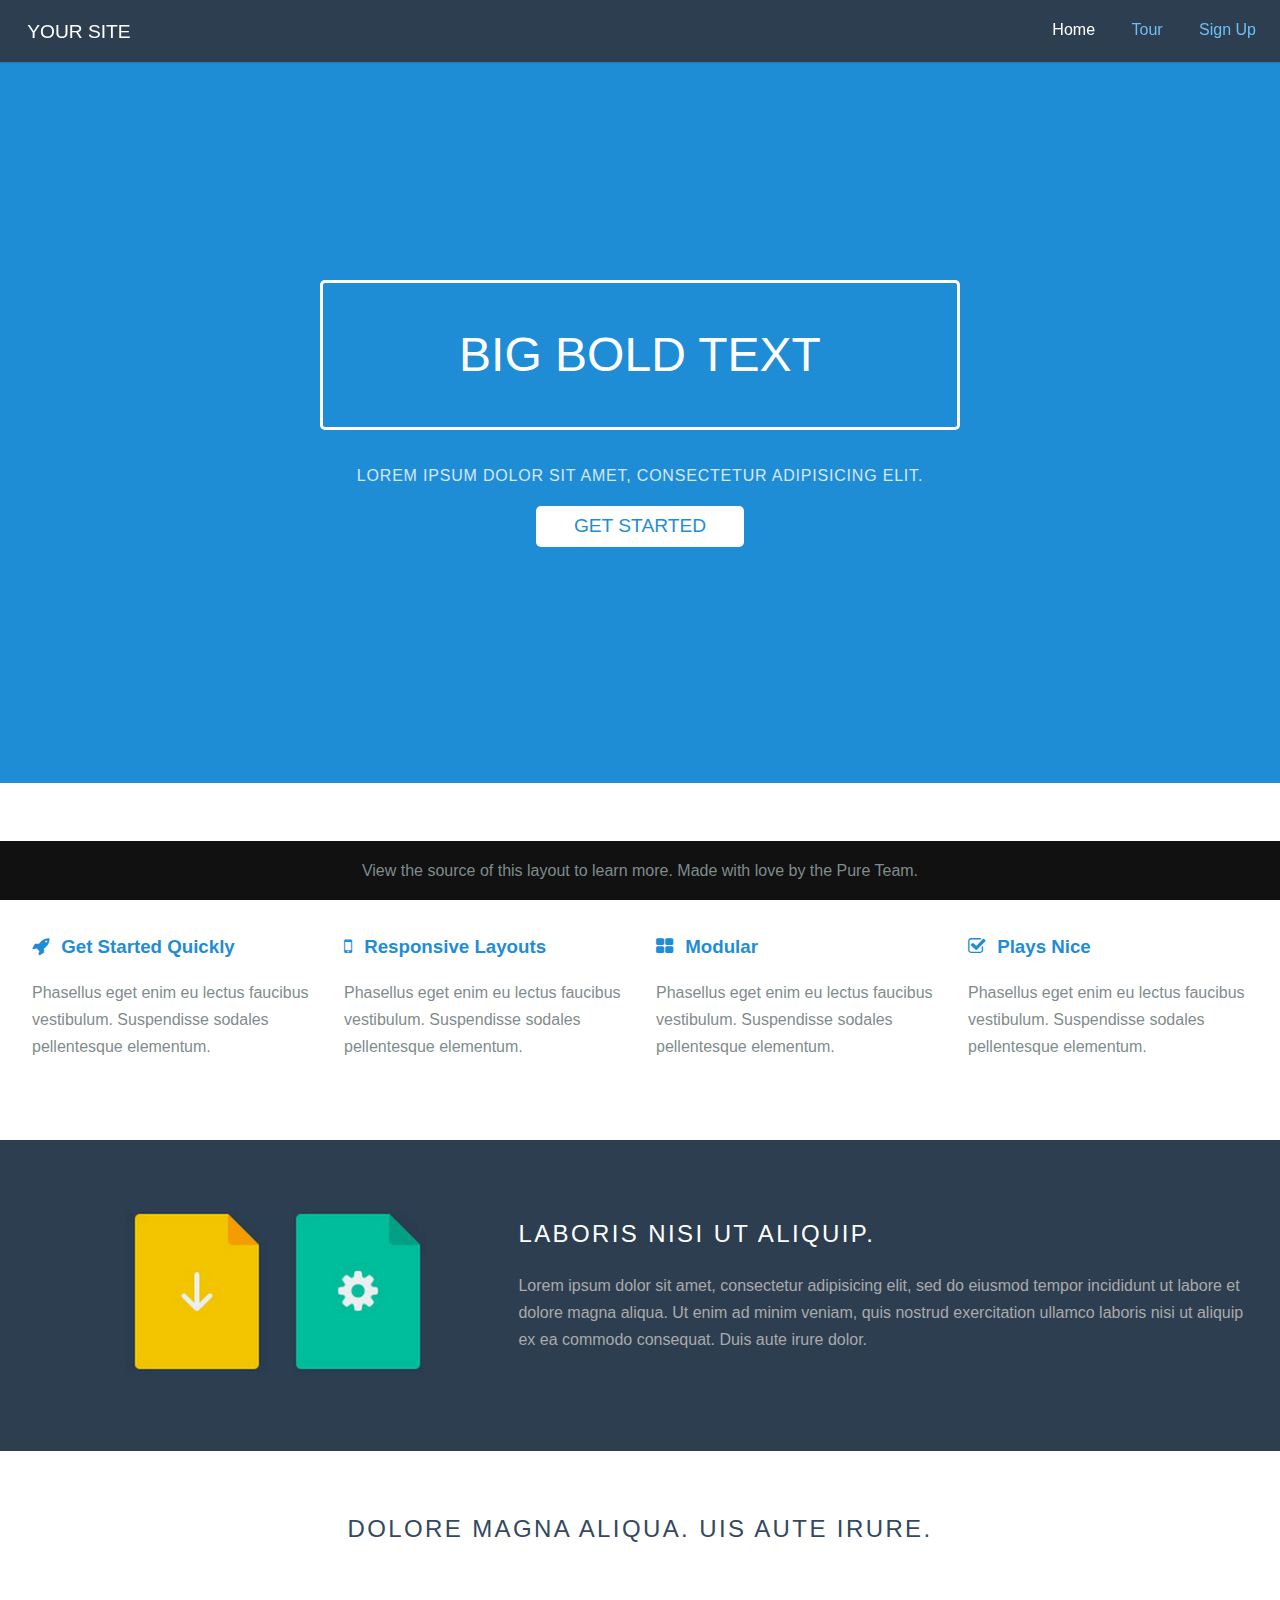
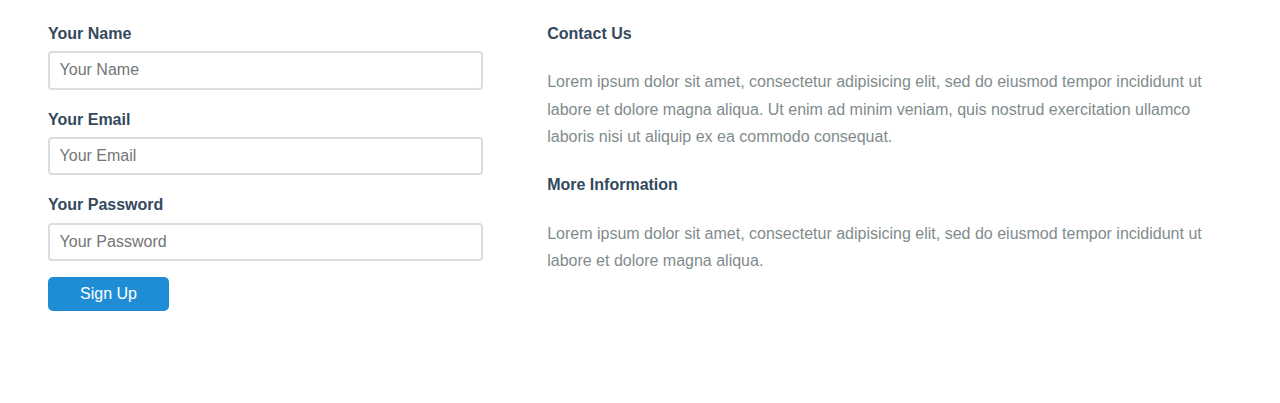
<file: layouts/marketing/index.html>
<!doctype html>
<html lang="en">
<head>
    <meta charset="utf-8">
    <meta name="viewport" content="width=device-width, initial-scale=1.0">
    <meta name="description" content="A layout example that shows off a responsive product landing page.">
    <title>Landing Page &ndash; Layout Examples &ndash; Pure</title>
    <link rel="stylesheet" href="/css/pure/pure-min.css">
    <link rel="stylesheet" href="/css/pure/grids-responsive-min.css">
    <link rel="stylesheet" href="https://netdna.bootstrapcdn.com/font-awesome/4.0.3/css/font-awesome.css">
    <link rel="stylesheet" href="/layouts/marketing/styles.css">
</head>
<body>

<div class="header">
    <div class="home-menu pure-menu pure-menu-horizontal pure-menu-fixed">
        <a class="pure-menu-heading" href="">Your Site</a>

        <ul class="pure-menu-list">
            <li class="pure-menu-item pure-menu-selected"><a href="#" class="pure-menu-link">Home</a></li>
            <li class="pure-menu-item"><a href="#" class="pure-menu-link">Tour</a></li>
            <li class="pure-menu-item"><a href="#" class="pure-menu-link">Sign Up</a></li>
        </ul>
    </div>
</div>

<div class="splash-container">
    <div class="splash">
        <h1 class="splash-head">Big Bold Text</h1>
        <p class="splash-subhead">
            Lorem ipsum dolor sit amet, consectetur adipisicing elit.
        </p>
        <p>
            <a href="http://purecss.io" class="pure-button pure-button-primary">Get Started</a>
        </p>
    </div>
</div>

<div class="content-wrapper">
    <div class="content">
        <h2 class="content-head is-center">Excepteur sint occaecat cupidatat.</h2>

        <div class="pure-g">
            <div class="l-box pure-u-1 pure-u-md-1-2 pure-u-lg-1-4">

                <h3 class="content-subhead">
                    <i class="fa fa-rocket"></i>
                    Get Started Quickly
                </h3>
                <p>
                    Phasellus eget enim eu lectus faucibus vestibulum. Suspendisse sodales pellentesque elementum.
                </p>
            </div>
            <div class="l-box pure-u-1 pure-u-md-1-2 pure-u-lg-1-4">
                <h3 class="content-subhead">
                    <i class="fa fa-mobile"></i>
                    Responsive Layouts
                </h3>
                <p>
                    Phasellus eget enim eu lectus faucibus vestibulum. Suspendisse sodales pellentesque elementum.
                </p>
            </div>
            <div class="l-box pure-u-1 pure-u-md-1-2 pure-u-lg-1-4">
                <h3 class="content-subhead">
                    <i class="fa fa-th-large"></i>
                    Modular
                </h3>
                <p>
                    Phasellus eget enim eu lectus faucibus vestibulum. Suspendisse sodales pellentesque elementum.
                </p>
            </div>
            <div class="l-box pure-u-1 pure-u-md-1-2 pure-u-lg-1-4">
                <h3 class="content-subhead">
                    <i class="fa fa-check-square-o"></i>
                    Plays Nice
                </h3>
                <p>
                    Phasellus eget enim eu lectus faucibus vestibulum. Suspendisse sodales pellentesque elementum.
                </p>
            </div>
        </div>
    </div>

    <div class="ribbon l-box-lrg pure-g">
        <div class="l-box-lrg is-center pure-u-1 pure-u-md-1-2 pure-u-lg-2-5">
            <img width="300" alt="File Icons" class="pure-img-responsive" src="/img/common/file-icons.png">
        </div>
        <div class="pure-u-1 pure-u-md-1-2 pure-u-lg-3-5">

            <h2 class="content-head content-head-ribbon">Laboris nisi ut aliquip.</h2>

            <p>
                Lorem ipsum dolor sit amet, consectetur adipisicing elit, sed do eiusmod
                tempor incididunt ut labore et dolore magna aliqua. Ut enim ad minim veniam,
                quis nostrud exercitation ullamco laboris nisi ut aliquip ex ea commodo
                consequat. Duis aute irure dolor.
            </p>
        </div>
    </div>

    <div class="content">
        <h2 class="content-head is-center">Dolore magna aliqua. Uis aute irure.</h2>

        <div class="pure-g">
            <div class="l-box-lrg pure-u-1 pure-u-md-2-5">
                <form class="pure-form pure-form-stacked">
                    <fieldset>

                        <label for="name">Your Name</label>
                        <input id="name" type="text" placeholder="Your Name">


                        <label for="email">Your Email</label>
                        <input id="email" type="email" placeholder="Your Email">

                        <label for="password">Your Password</label>
                        <input id="password" type="password" placeholder="Your Password">

                        <button type="submit" class="pure-button">Sign Up</button>
                    </fieldset>
                </form>
            </div>

            <div class="l-box-lrg pure-u-1 pure-u-md-3-5">
                <h4>Contact Us</h4>
                <p>
                    Lorem ipsum dolor sit amet, consectetur adipisicing elit, sed do eiusmod
                    tempor incididunt ut labore et dolore magna aliqua. Ut enim ad minim veniam,
                    quis nostrud exercitation ullamco laboris nisi ut aliquip ex ea commodo
                    consequat.
                </p>

                <h4>More Information</h4>
                <p>
                    Lorem ipsum dolor sit amet, consectetur adipisicing elit, sed do eiusmod
                    tempor incididunt ut labore et dolore magna aliqua.
                </p>
            </div>
        </div>

    </div>

    <div class="footer l-box is-center">
        View the source of this layout to learn more. Made with love by the Pure Team.
    </div>

</div>

</body>
</html>
</file>
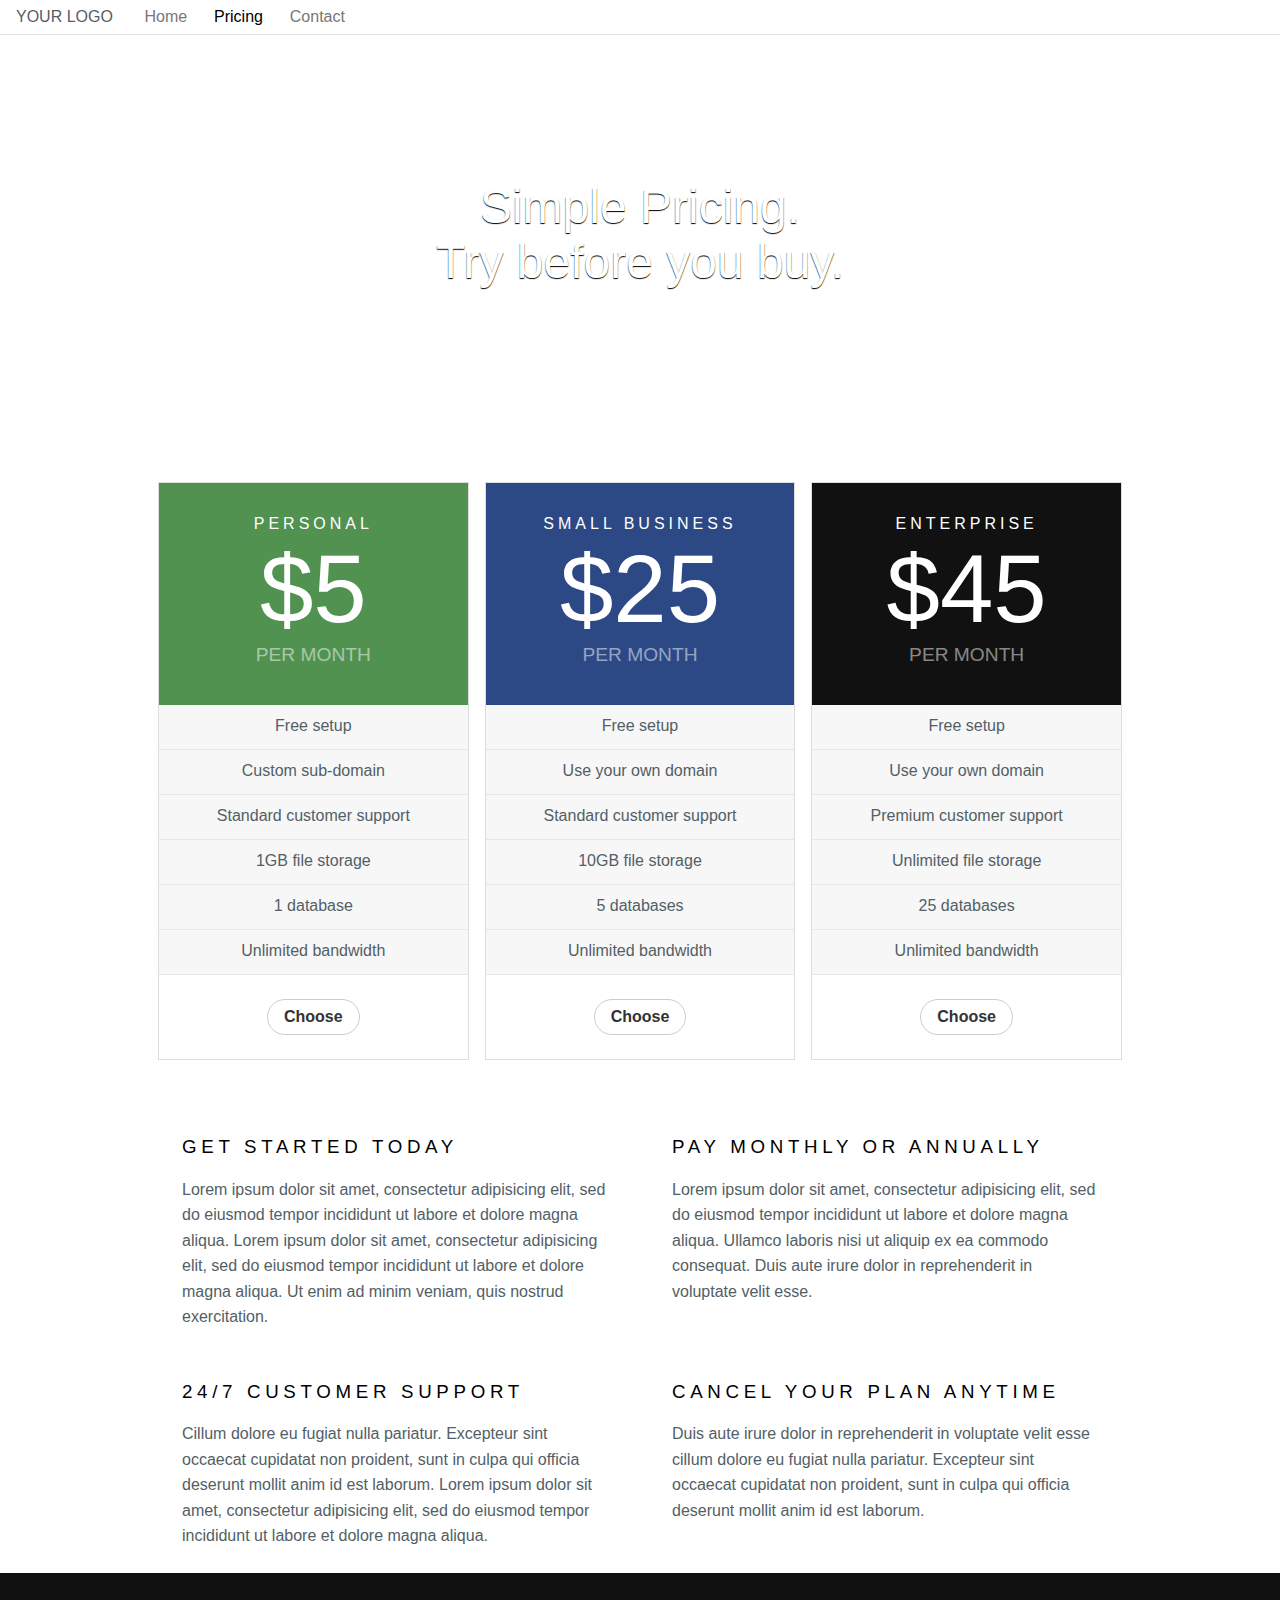
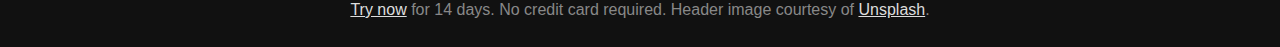
<file: layouts/pricing/index.html>
<!doctype html>
<html lang="en">
<head>
    <meta charset="utf-8">
    <meta name="viewport" content="width=device-width, initial-scale=1.0">
    <meta name="description" content="A layout example that shows off a responsive pricing table.">
    <title>Pricing Table &ndash; Layout Examples &ndash; Pure</title>
    <link rel="stylesheet" href="/css/pure/pure-min.css">
    <link rel="stylesheet" href="/css/pure/grids-responsive-min.css">
    <link rel="stylesheet" href="/layouts/pricing/styles.css">
</head>
<body>

<div class="pure-menu pure-menu-horizontal">
    <a href="#" class="pure-menu-heading">Your Logo</a>
    <ul class="pure-menu-list">
        <li class="pure-menu-item"><a href="#" class="pure-menu-link">Home</a></li>
        <li class="pure-menu-item pure-menu-selected"><a href="#" class="pure-menu-link">Pricing</a></li>
        <li class="pure-menu-item"><a href="#" class="pure-menu-link">Contact</a></li>
    </ul>
</div>

<div class="banner">
    <h1 class="banner-head">
        Simple Pricing.<br>
        Try before you buy.
    </h1>
</div>

<div class="l-content">
    <div class="pricing-tables pure-g">
        <div class="pure-u-1 pure-u-md-1-3">
            <div class="pricing-table pricing-table-free">
                <div class="pricing-table-header">
                    <h2>Personal</h2>

                    <span class="pricing-table-price">
                        $5 <span>per month</span>
                    </span>
                </div>

                <ul class="pricing-table-list">
                    <li>Free setup</li>
                    <li>Custom sub-domain</li>
                    <li>Standard customer support</li>
                    <li>1GB file storage</li>
                    <li>1 database</li>
                    <li>Unlimited bandwidth</li>
                </ul>

                <button class="button-choose pure-button">Choose</button>
            </div>
        </div>

        <div class="pure-u-1 pure-u-md-1-3">
            <div class="pricing-table pricing-table-biz pricing-table-selected">
                <div class="pricing-table-header">
                    <h2>Small Business</h2>

                    <span class="pricing-table-price">
                        $25 <span>per month</span>
                    </span>
                </div>

                <ul class="pricing-table-list">
                    <li>Free setup</li>
                    <li>Use your own domain</li>
                    <li>Standard customer support</li>
                    <li>10GB file storage</li>
                    <li>5 databases</li>
                    <li>Unlimited bandwidth</li>
                </ul>

                <button class="button-choose pure-button">Choose</button>
            </div>
        </div>

        <div class="pure-u-1 pure-u-md-1-3">
            <div class="pricing-table pricing-table-enterprise">
                <div class="pricing-table-header">
                    <h2>Enterprise</h2>

                    <span class="pricing-table-price">
                        $45 <span>per month</span>
                    </span>
                </div>

                <ul class="pricing-table-list">
                    <li>Free setup</li>
                    <li>Use your own domain</li>
                    <li>Premium customer support</li>
                    <li>Unlimited file storage</li>
                    <li>25 databases</li>
                    <li>Unlimited bandwidth</li>
                </ul>

                <button class="button-choose pure-button">Choose</button>
            </div>
        </div>
    </div> <!-- end pricing-tables -->

    <div class="information pure-g">
        <div class="pure-u-1 pure-u-md-1-2">
            <div class="l-box">
                <h3 class="information-head">Get started today</h3>
                <p>
                    Lorem ipsum dolor sit amet, consectetur adipisicing elit, sed do eiusmod tempor incididunt ut labore et dolore magna aliqua. Lorem ipsum dolor sit amet, consectetur adipisicing elit, sed do eiusmod tempor incididunt ut labore et dolore magna aliqua. Ut enim ad minim veniam, quis nostrud exercitation.
                </p>
            </div>
        </div>

        <div class="pure-u-1 pure-u-md-1-2">
            <div class="l-box">
                <h3 class="information-head">Pay monthly or annually</h3>
                <p>
                    Lorem ipsum dolor sit amet, consectetur adipisicing elit, sed do eiusmod tempor incididunt ut labore et dolore magna aliqua. Ullamco laboris nisi ut aliquip ex ea commodo
                    consequat. Duis aute irure dolor in reprehenderit in voluptate velit esse.
                </p>
            </div>
        </div>

        <div class="pure-u-1 pure-u-md-1-2">
            <div class="l-box">
                <h3 class="information-head">24/7 customer support</h3>
                <p>
                    Cillum dolore eu fugiat nulla pariatur. Excepteur sint occaecat cupidatat non proident, sunt in culpa qui officia deserunt mollit anim id est laborum. Lorem ipsum dolor sit amet, consectetur adipisicing elit, sed do eiusmod tempor incididunt ut labore et dolore magna aliqua.
                </p>
            </div>
        </div>

        <div class="pure-u-1 pure-u-md-1-2">
            <div class="l-box">
                <h3 class="information-head">Cancel your plan anytime</h3>
                <p>
                    Duis aute irure dolor in reprehenderit in voluptate velit esse
                    cillum dolore eu fugiat nulla pariatur. Excepteur sint occaecat cupidatat non proident, sunt in culpa qui officia deserunt mollit anim id est laborum.
                </p>
            </div>
        </div>
    </div> <!-- end information -->
</div> <!-- end l-content -->

<div class="footer l-box">
    <p>
        <a href="#">Try now</a> for 14 days. No credit card required. Header image courtesy of <a href='http://unsplash.com/'>Unsplash</a>.
    </p>
</div>

</body>
</html>
</file>
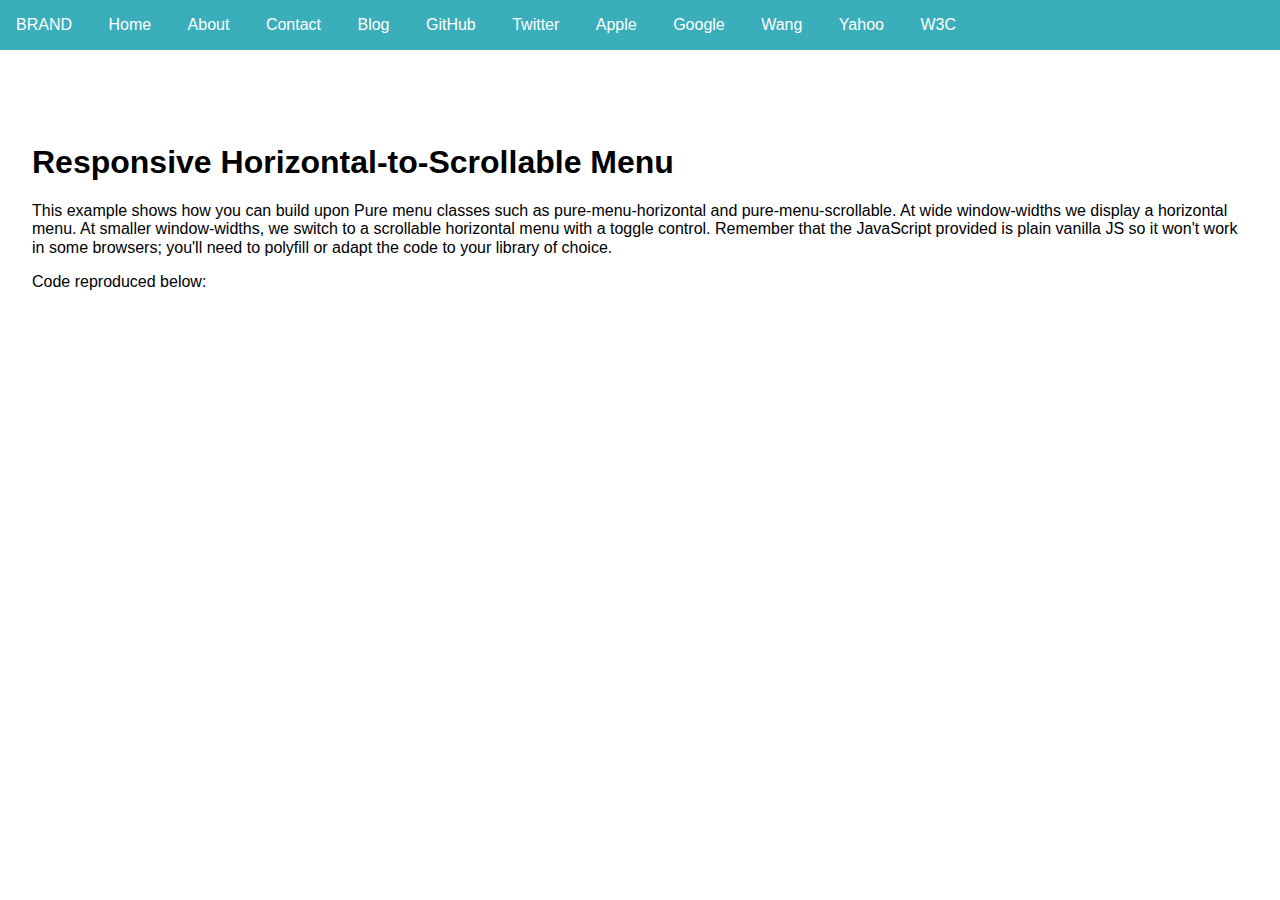
<file: layouts/tucked-menu/index.html>
<!doctype html>
<html lang="en">
<head>
    <meta charset="utf-8">
    <meta name="viewport" content="width=device-width, initial-scale=1.0">
    <meta name="description" content="Showcases a horizontal menu that hides at small window widths, and which scrolls when revealed.">
    <title>Responsive Horizontal-to-Scrollable Menu &ndash; Layout Examples &ndash; Pure</title>
    <link rel="stylesheet" href="/css/pure/pure-min.css">
    <link rel="stylesheet" href="/layouts/tucked-menu/styles.css">
</head>
<body>

<div class="custom-menu-wrapper">
    <div class="pure-menu custom-menu custom-menu-top">
        <a href="#" class="pure-menu-heading custom-menu-brand">Brand</a>
        <a href="#" class="custom-menu-toggle" id="toggle"><s class="bar"></s><s class="bar"></s></a>
    </div>
    <div class="pure-menu pure-menu-horizontal pure-menu-scrollable custom-menu custom-menu-bottom custom-menu-tucked" id="tuckedMenu">
        <div class="custom-menu-screen"></div>
        <ul class="pure-menu-list">
            <li class="pure-menu-item"><a href="#" class="pure-menu-link">Home</a></li>
            <li class="pure-menu-item"><a href="#" class="pure-menu-link">About</a></li>
            <li class="pure-menu-item"><a href="#" class="pure-menu-link">Contact</a></li>
            <li class="pure-menu-item"><a href="#" class="pure-menu-link">Blog</a></li>
            <li class="pure-menu-item"><a href="#" class="pure-menu-link">GitHub</a></li>
            <li class="pure-menu-item"><a href="#" class="pure-menu-link">Twitter</a></li>
            <li class="pure-menu-item"><a href="#" class="pure-menu-link">Apple</a></li>
            <li class="pure-menu-item"><a href="#" class="pure-menu-link">Google</a></li>
            <li class="pure-menu-item"><a href="#" class="pure-menu-link">Wang</a></li>
            <li class="pure-menu-item"><a href="#" class="pure-menu-link">Yahoo</a></li>
            <li class="pure-menu-item"><a href="#" class="pure-menu-link">W3C</a></li>
        </ul>
    </div>
</div>
<script>
(function (window, document) {
document.getElementById('toggle').addEventListener('click', function (e) {
    document.getElementById('tuckedMenu').classList.toggle('custom-menu-tucked');
    document.getElementById('toggle').classList.toggle('x');
});
})(this, this.document);
</script>
<style>
.main {
    padding: 2em;
    color: black;
}
</style>

<div class="main">

    <h1>Responsive Horizontal-to-Scrollable Menu</h1>

    <p>This example shows how you can build upon Pure menu classes
    such as pure-menu-horizontal
    and pure-menu-scrollable. At wide window-widths we display a horizontal menu.
    At smaller window-widths,
    we switch to a scrollable horizontal menu with a toggle control.
    Remember that the JavaScript provided is plain vanilla JS so it won't work in
    some browsers; you'll need to polyfill or adapt the code to your library of choice.</p>

    <p>Code reproduced below:</p>


</body>
</html>
</file>
<file: css/pure/grids-responsive-min.css>
/*!
Pure v3.0.0
Copyright 2013 Yahoo!
Licensed under the BSD License.
https://github.com/pure-css/pure/blob/master/LICENSE
*/
@media screen and (min-width:35.5em){.pure-u-sm-1,.pure-u-sm-1-1,.pure-u-sm-1-12,.pure-u-sm-1-2,.pure-u-sm-1-24,.pure-u-sm-1-3,.pure-u-sm-1-4,.pure-u-sm-1-5,.pure-u-sm-1-6,.pure-u-sm-1-8,.pure-u-sm-10-24,.pure-u-sm-11-12,.pure-u-sm-11-24,.pure-u-sm-12-24,.pure-u-sm-13-24,.pure-u-sm-14-24,.pure-u-sm-15-24,.pure-u-sm-16-24,.pure-u-sm-17-24,.pure-u-sm-18-24,.pure-u-sm-19-24,.pure-u-sm-2-24,.pure-u-sm-2-3,.pure-u-sm-2-5,.pure-u-sm-20-24,.pure-u-sm-21-24,.pure-u-sm-22-24,.pure-u-sm-23-24,.pure-u-sm-24-24,.pure-u-sm-3-24,.pure-u-sm-3-4,.pure-u-sm-3-5,.pure-u-sm-3-8,.pure-u-sm-4-24,.pure-u-sm-4-5,.pure-u-sm-5-12,.pure-u-sm-5-24,.pure-u-sm-5-5,.pure-u-sm-5-6,.pure-u-sm-5-8,.pure-u-sm-6-24,.pure-u-sm-7-12,.pure-u-sm-7-24,.pure-u-sm-7-8,.pure-u-sm-8-24,.pure-u-sm-9-24{display:inline-block;letter-spacing:normal;word-spacing:normal;vertical-align:top;text-rendering:auto}.pure-u-sm-1-24{width:4.1667%}.pure-u-sm-1-12,.pure-u-sm-2-24{width:8.3333%}.pure-u-sm-1-8,.pure-u-sm-3-24{width:12.5%}.pure-u-sm-1-6,.pure-u-sm-4-24{width:16.6667%}.pure-u-sm-1-5{width:20%}.pure-u-sm-5-24{width:20.8333%}.pure-u-sm-1-4,.pure-u-sm-6-24{width:25%}.pure-u-sm-7-24{width:29.1667%}.pure-u-sm-1-3,.pure-u-sm-8-24{width:33.3333%}.pure-u-sm-3-8,.pure-u-sm-9-24{width:37.5%}.pure-u-sm-2-5{width:40%}.pure-u-sm-10-24,.pure-u-sm-5-12{width:41.6667%}.pure-u-sm-11-24{width:45.8333%}.pure-u-sm-1-2,.pure-u-sm-12-24{width:50%}.pure-u-sm-13-24{width:54.1667%}.pure-u-sm-14-24,.pure-u-sm-7-12{width:58.3333%}.pure-u-sm-3-5{width:60%}.pure-u-sm-15-24,.pure-u-sm-5-8{width:62.5%}.pure-u-sm-16-24,.pure-u-sm-2-3{width:66.6667%}.pure-u-sm-17-24{width:70.8333%}.pure-u-sm-18-24,.pure-u-sm-3-4{width:75%}.pure-u-sm-19-24{width:79.1667%}.pure-u-sm-4-5{width:80%}.pure-u-sm-20-24,.pure-u-sm-5-6{width:83.3333%}.pure-u-sm-21-24,.pure-u-sm-7-8{width:87.5%}.pure-u-sm-11-12,.pure-u-sm-22-24{width:91.6667%}.pure-u-sm-23-24{width:95.8333%}.pure-u-sm-1,.pure-u-sm-1-1,.pure-u-sm-24-24,.pure-u-sm-5-5{width:100%}}@media screen and (min-width:48em){.pure-u-md-1,.pure-u-md-1-1,.pure-u-md-1-12,.pure-u-md-1-2,.pure-u-md-1-24,.pure-u-md-1-3,.pure-u-md-1-4,.pure-u-md-1-5,.pure-u-md-1-6,.pure-u-md-1-8,.pure-u-md-10-24,.pure-u-md-11-12,.pure-u-md-11-24,.pure-u-md-12-24,.pure-u-md-13-24,.pure-u-md-14-24,.pure-u-md-15-24,.pure-u-md-16-24,.pure-u-md-17-24,.pure-u-md-18-24,.pure-u-md-19-24,.pure-u-md-2-24,.pure-u-md-2-3,.pure-u-md-2-5,.pure-u-md-20-24,.pure-u-md-21-24,.pure-u-md-22-24,.pure-u-md-23-24,.pure-u-md-24-24,.pure-u-md-3-24,.pure-u-md-3-4,.pure-u-md-3-5,.pure-u-md-3-8,.pure-u-md-4-24,.pure-u-md-4-5,.pure-u-md-5-12,.pure-u-md-5-24,.pure-u-md-5-5,.pure-u-md-5-6,.pure-u-md-5-8,.pure-u-md-6-24,.pure-u-md-7-12,.pure-u-md-7-24,.pure-u-md-7-8,.pure-u-md-8-24,.pure-u-md-9-24{display:inline-block;letter-spacing:normal;word-spacing:normal;vertical-align:top;text-rendering:auto}.pure-u-md-1-24{width:4.1667%}.pure-u-md-1-12,.pure-u-md-2-24{width:8.3333%}.pure-u-md-1-8,.pure-u-md-3-24{width:12.5%}.pure-u-md-1-6,.pure-u-md-4-24{width:16.6667%}.pure-u-md-1-5{width:20%}.pure-u-md-5-24{width:20.8333%}.pure-u-md-1-4,.pure-u-md-6-24{width:25%}.pure-u-md-7-24{width:29.1667%}.pure-u-md-1-3,.pure-u-md-8-24{width:33.3333%}.pure-u-md-3-8,.pure-u-md-9-24{width:37.5%}.pure-u-md-2-5{width:40%}.pure-u-md-10-24,.pure-u-md-5-12{width:41.6667%}.pure-u-md-11-24{width:45.8333%}.pure-u-md-1-2,.pure-u-md-12-24{width:50%}.pure-u-md-13-24{width:54.1667%}.pure-u-md-14-24,.pure-u-md-7-12{width:58.3333%}.pure-u-md-3-5{width:60%}.pure-u-md-15-24,.pure-u-md-5-8{width:62.5%}.pure-u-md-16-24,.pure-u-md-2-3{width:66.6667%}.pure-u-md-17-24{width:70.8333%}.pure-u-md-18-24,.pure-u-md-3-4{width:75%}.pure-u-md-19-24{width:79.1667%}.pure-u-md-4-5{width:80%}.pure-u-md-20-24,.pure-u-md-5-6{width:83.3333%}.pure-u-md-21-24,.pure-u-md-7-8{width:87.5%}.pure-u-md-11-12,.pure-u-md-22-24{width:91.6667%}.pure-u-md-23-24{width:95.8333%}.pure-u-md-1,.pure-u-md-1-1,.pure-u-md-24-24,.pure-u-md-5-5{width:100%}}@media screen and (min-width:64em){.pure-u-lg-1,.pure-u-lg-1-1,.pure-u-lg-1-12,.pure-u-lg-1-2,.pure-u-lg-1-24,.pure-u-lg-1-3,.pure-u-lg-1-4,.pure-u-lg-1-5,.pure-u-lg-1-6,.pure-u-lg-1-8,.pure-u-lg-10-24,.pure-u-lg-11-12,.pure-u-lg-11-24,.pure-u-lg-12-24,.pure-u-lg-13-24,.pure-u-lg-14-24,.pure-u-lg-15-24,.pure-u-lg-16-24,.pure-u-lg-17-24,.pure-u-lg-18-24,.pure-u-lg-19-24,.pure-u-lg-2-24,.pure-u-lg-2-3,.pure-u-lg-2-5,.pure-u-lg-20-24,.pure-u-lg-21-24,.pure-u-lg-22-24,.pure-u-lg-23-24,.pure-u-lg-24-24,.pure-u-lg-3-24,.pure-u-lg-3-4,.pure-u-lg-3-5,.pure-u-lg-3-8,.pure-u-lg-4-24,.pure-u-lg-4-5,.pure-u-lg-5-12,.pure-u-lg-5-24,.pure-u-lg-5-5,.pure-u-lg-5-6,.pure-u-lg-5-8,.pure-u-lg-6-24,.pure-u-lg-7-12,.pure-u-lg-7-24,.pure-u-lg-7-8,.pure-u-lg-8-24,.pure-u-lg-9-24{display:inline-block;letter-spacing:normal;word-spacing:normal;vertical-align:top;text-rendering:auto}.pure-u-lg-1-24{width:4.1667%}.pure-u-lg-1-12,.pure-u-lg-2-24{width:8.3333%}.pure-u-lg-1-8,.pure-u-lg-3-24{width:12.5%}.pure-u-lg-1-6,.pure-u-lg-4-24{width:16.6667%}.pure-u-lg-1-5{width:20%}.pure-u-lg-5-24{width:20.8333%}.pure-u-lg-1-4,.pure-u-lg-6-24{width:25%}.pure-u-lg-7-24{width:29.1667%}.pure-u-lg-1-3,.pure-u-lg-8-24{width:33.3333%}.pure-u-lg-3-8,.pure-u-lg-9-24{width:37.5%}.pure-u-lg-2-5{width:40%}.pure-u-lg-10-24,.pure-u-lg-5-12{width:41.6667%}.pure-u-lg-11-24{width:45.8333%}.pure-u-lg-1-2,.pure-u-lg-12-24{width:50%}.pure-u-lg-13-24{width:54.1667%}.pure-u-lg-14-24,.pure-u-lg-7-12{width:58.3333%}.pure-u-lg-3-5{width:60%}.pure-u-lg-15-24,.pure-u-lg-5-8{width:62.5%}.pure-u-lg-16-24,.pure-u-lg-2-3{width:66.6667%}.pure-u-lg-17-24{width:70.8333%}.pure-u-lg-18-24,.pure-u-lg-3-4{width:75%}.pure-u-lg-19-24{width:79.1667%}.pure-u-lg-4-5{width:80%}.pure-u-lg-20-24,.pure-u-lg-5-6{width:83.3333%}.pure-u-lg-21-24,.pure-u-lg-7-8{width:87.5%}.pure-u-lg-11-12,.pure-u-lg-22-24{width:91.6667%}.pure-u-lg-23-24{width:95.8333%}.pure-u-lg-1,.pure-u-lg-1-1,.pure-u-lg-24-24,.pure-u-lg-5-5{width:100%}}@media screen and (min-width:80em){.pure-u-xl-1,.pure-u-xl-1-1,.pure-u-xl-1-12,.pure-u-xl-1-2,.pure-u-xl-1-24,.pure-u-xl-1-3,.pure-u-xl-1-4,.pure-u-xl-1-5,.pure-u-xl-1-6,.pure-u-xl-1-8,.pure-u-xl-10-24,.pure-u-xl-11-12,.pure-u-xl-11-24,.pure-u-xl-12-24,.pure-u-xl-13-24,.pure-u-xl-14-24,.pure-u-xl-15-24,.pure-u-xl-16-24,.pure-u-xl-17-24,.pure-u-xl-18-24,.pure-u-xl-19-24,.pure-u-xl-2-24,.pure-u-xl-2-3,.pure-u-xl-2-5,.pure-u-xl-20-24,.pure-u-xl-21-24,.pure-u-xl-22-24,.pure-u-xl-23-24,.pure-u-xl-24-24,.pure-u-xl-3-24,.pure-u-xl-3-4,.pure-u-xl-3-5,.pure-u-xl-3-8,.pure-u-xl-4-24,.pure-u-xl-4-5,.pure-u-xl-5-12,.pure-u-xl-5-24,.pure-u-xl-5-5,.pure-u-xl-5-6,.pure-u-xl-5-8,.pure-u-xl-6-24,.pure-u-xl-7-12,.pure-u-xl-7-24,.pure-u-xl-7-8,.pure-u-xl-8-24,.pure-u-xl-9-24{display:inline-block;letter-spacing:normal;word-spacing:normal;vertical-align:top;text-rendering:auto}.pure-u-xl-1-24{width:4.1667%}.pure-u-xl-1-12,.pure-u-xl-2-24{width:8.3333%}.pure-u-xl-1-8,.pure-u-xl-3-24{width:12.5%}.pure-u-xl-1-6,.pure-u-xl-4-24{width:16.6667%}.pure-u-xl-1-5{width:20%}.pure-u-xl-5-24{width:20.8333%}.pure-u-xl-1-4,.pure-u-xl-6-24{width:25%}.pure-u-xl-7-24{width:29.1667%}.pure-u-xl-1-3,.pure-u-xl-8-24{width:33.3333%}.pure-u-xl-3-8,.pure-u-xl-9-24{width:37.5%}.pure-u-xl-2-5{width:40%}.pure-u-xl-10-24,.pure-u-xl-5-12{width:41.6667%}.pure-u-xl-11-24{width:45.8333%}.pure-u-xl-1-2,.pure-u-xl-12-24{width:50%}.pure-u-xl-13-24{width:54.1667%}.pure-u-xl-14-24,.pure-u-xl-7-12{width:58.3333%}.pure-u-xl-3-5{width:60%}.pure-u-xl-15-24,.pure-u-xl-5-8{width:62.5%}.pure-u-xl-16-24,.pure-u-xl-2-3{width:66.6667%}.pure-u-xl-17-24{width:70.8333%}.pure-u-xl-18-24,.pure-u-xl-3-4{width:75%}.pure-u-xl-19-24{width:79.1667%}.pure-u-xl-4-5{width:80%}.pure-u-xl-20-24,.pure-u-xl-5-6{width:83.3333%}.pure-u-xl-21-24,.pure-u-xl-7-8{width:87.5%}.pure-u-xl-11-12,.pure-u-xl-22-24{width:91.6667%}.pure-u-xl-23-24{width:95.8333%}.pure-u-xl-1,.pure-u-xl-1-1,.pure-u-xl-24-24,.pure-u-xl-5-5{width:100%}}@media screen and (min-width:120em){.pure-u-xxl-1,.pure-u-xxl-1-1,.pure-u-xxl-1-12,.pure-u-xxl-1-2,.pure-u-xxl-1-24,.pure-u-xxl-1-3,.pure-u-xxl-1-4,.pure-u-xxl-1-5,.pure-u-xxl-1-6,.pure-u-xxl-1-8,.pure-u-xxl-10-24,.pure-u-xxl-11-12,.pure-u-xxl-11-24,.pure-u-xxl-12-24,.pure-u-xxl-13-24,.pure-u-xxl-14-24,.pure-u-xxl-15-24,.pure-u-xxl-16-24,.pure-u-xxl-17-24,.pure-u-xxl-18-24,.pure-u-xxl-19-24,.pure-u-xxl-2-24,.pure-u-xxl-2-3,.pure-u-xxl-2-5,.pure-u-xxl-20-24,.pure-u-xxl-21-24,.pure-u-xxl-22-24,.pure-u-xxl-23-24,.pure-u-xxl-24-24,.pure-u-xxl-3-24,.pure-u-xxl-3-4,.pure-u-xxl-3-5,.pure-u-xxl-3-8,.pure-u-xxl-4-24,.pure-u-xxl-4-5,.pure-u-xxl-5-12,.pure-u-xxl-5-24,.pure-u-xxl-5-5,.pure-u-xxl-5-6,.pure-u-xxl-5-8,.pure-u-xxl-6-24,.pure-u-xxl-7-12,.pure-u-xxl-7-24,.pure-u-xxl-7-8,.pure-u-xxl-8-24,.pure-u-xxl-9-24{display:inline-block;letter-spacing:normal;word-spacing:normal;vertical-align:top;text-rendering:auto}.pure-u-xxl-1-24{width:4.1667%}.pure-u-xxl-1-12,.pure-u-xxl-2-24{width:8.3333%}.pure-u-xxl-1-8,.pure-u-xxl-3-24{width:12.5%}.pure-u-xxl-1-6,.pure-u-xxl-4-24{width:16.6667%}.pure-u-xxl-1-5{width:20%}.pure-u-xxl-5-24{width:20.8333%}.pure-u-xxl-1-4,.pure-u-xxl-6-24{width:25%}.pure-u-xxl-7-24{width:29.1667%}.pure-u-xxl-1-3,.pure-u-xxl-8-24{width:33.3333%}.pure-u-xxl-3-8,.pure-u-xxl-9-24{width:37.5%}.pure-u-xxl-2-5{width:40%}.pure-u-xxl-10-24,.pure-u-xxl-5-12{width:41.6667%}.pure-u-xxl-11-24{width:45.8333%}.pure-u-xxl-1-2,.pure-u-xxl-12-24{width:50%}.pure-u-xxl-13-24{width:54.1667%}.pure-u-xxl-14-24,.pure-u-xxl-7-12{width:58.3333%}.pure-u-xxl-3-5{width:60%}.pure-u-xxl-15-24,.pure-u-xxl-5-8{width:62.5%}.pure-u-xxl-16-24,.pure-u-xxl-2-3{width:66.6667%}.pure-u-xxl-17-24{width:70.8333%}.pure-u-xxl-18-24,.pure-u-xxl-3-4{width:75%}.pure-u-xxl-19-24{width:79.1667%}.pure-u-xxl-4-5{width:80%}.pure-u-xxl-20-24,.pure-u-xxl-5-6{width:83.3333%}.pure-u-xxl-21-24,.pure-u-xxl-7-8{width:87.5%}.pure-u-xxl-11-12,.pure-u-xxl-22-24{width:91.6667%}.pure-u-xxl-23-24{width:95.8333%}.pure-u-xxl-1,.pure-u-xxl-1-1,.pure-u-xxl-24-24,.pure-u-xxl-5-5{width:100%}}@media screen and (min-width:160em){.pure-u-xxxl-1,.pure-u-xxxl-1-1,.pure-u-xxxl-1-12,.pure-u-xxxl-1-2,.pure-u-xxxl-1-24,.pure-u-xxxl-1-3,.pure-u-xxxl-1-4,.pure-u-xxxl-1-5,.pure-u-xxxl-1-6,.pure-u-xxxl-1-8,.pure-u-xxxl-10-24,.pure-u-xxxl-11-12,.pure-u-xxxl-11-24,.pure-u-xxxl-12-24,.pure-u-xxxl-13-24,.pure-u-xxxl-14-24,.pure-u-xxxl-15-24,.pure-u-xxxl-16-24,.pure-u-xxxl-17-24,.pure-u-xxxl-18-24,.pure-u-xxxl-19-24,.pure-u-xxxl-2-24,.pure-u-xxxl-2-3,.pure-u-xxxl-2-5,.pure-u-xxxl-20-24,.pure-u-xxxl-21-24,.pure-u-xxxl-22-24,.pure-u-xxxl-23-24,.pure-u-xxxl-24-24,.pure-u-xxxl-3-24,.pure-u-xxxl-3-4,.pure-u-xxxl-3-5,.pure-u-xxxl-3-8,.pure-u-xxxl-4-24,.pure-u-xxxl-4-5,.pure-u-xxxl-5-12,.pure-u-xxxl-5-24,.pure-u-xxxl-5-5,.pure-u-xxxl-5-6,.pure-u-xxxl-5-8,.pure-u-xxxl-6-24,.pure-u-xxxl-7-12,.pure-u-xxxl-7-24,.pure-u-xxxl-7-8,.pure-u-xxxl-8-24,.pure-u-xxxl-9-24{display:inline-block;letter-spacing:normal;word-spacing:normal;vertical-align:top;text-rendering:auto}.pure-u-xxxl-1-24{width:4.1667%}.pure-u-xxxl-1-12,.pure-u-xxxl-2-24{width:8.3333%}.pure-u-xxxl-1-8,.pure-u-xxxl-3-24{width:12.5%}.pure-u-xxxl-1-6,.pure-u-xxxl-4-24{width:16.6667%}.pure-u-xxxl-1-5{width:20%}.pure-u-xxxl-5-24{width:20.8333%}.pure-u-xxxl-1-4,.pure-u-xxxl-6-24{width:25%}.pure-u-xxxl-7-24{width:29.1667%}.pure-u-xxxl-1-3,.pure-u-xxxl-8-24{width:33.3333%}.pure-u-xxxl-3-8,.pure-u-xxxl-9-24{width:37.5%}.pure-u-xxxl-2-5{width:40%}.pure-u-xxxl-10-24,.pure-u-xxxl-5-12{width:41.6667%}.pure-u-xxxl-11-24{width:45.8333%}.pure-u-xxxl-1-2,.pure-u-xxxl-12-24{width:50%}.pure-u-xxxl-13-24{width:54.1667%}.pure-u-xxxl-14-24,.pure-u-xxxl-7-12{width:58.3333%}.pure-u-xxxl-3-5{width:60%}.pure-u-xxxl-15-24,.pure-u-xxxl-5-8{width:62.5%}.pure-u-xxxl-16-24,.pure-u-xxxl-2-3{width:66.6667%}.pure-u-xxxl-17-24{width:70.8333%}.pure-u-xxxl-18-24,.pure-u-xxxl-3-4{width:75%}.pure-u-xxxl-19-24{width:79.1667%}.pure-u-xxxl-4-5{width:80%}.pure-u-xxxl-20-24,.pure-u-xxxl-5-6{width:83.3333%}.pure-u-xxxl-21-24,.pure-u-xxxl-7-8{width:87.5%}.pure-u-xxxl-11-12,.pure-u-xxxl-22-24{width:91.6667%}.pure-u-xxxl-23-24{width:95.8333%}.pure-u-xxxl-1,.pure-u-xxxl-1-1,.pure-u-xxxl-24-24,.pure-u-xxxl-5-5{width:100%}}@media screen and (min-width:240em){.pure-u-x4k-1,.pure-u-x4k-1-1,.pure-u-x4k-1-12,.pure-u-x4k-1-2,.pure-u-x4k-1-24,.pure-u-x4k-1-3,.pure-u-x4k-1-4,.pure-u-x4k-1-5,.pure-u-x4k-1-6,.pure-u-x4k-1-8,.pure-u-x4k-10-24,.pure-u-x4k-11-12,.pure-u-x4k-11-24,.pure-u-x4k-12-24,.pure-u-x4k-13-24,.pure-u-x4k-14-24,.pure-u-x4k-15-24,.pure-u-x4k-16-24,.pure-u-x4k-17-24,.pure-u-x4k-18-24,.pure-u-x4k-19-24,.pure-u-x4k-2-24,.pure-u-x4k-2-3,.pure-u-x4k-2-5,.pure-u-x4k-20-24,.pure-u-x4k-21-24,.pure-u-x4k-22-24,.pure-u-x4k-23-24,.pure-u-x4k-24-24,.pure-u-x4k-3-24,.pure-u-x4k-3-4,.pure-u-x4k-3-5,.pure-u-x4k-3-8,.pure-u-x4k-4-24,.pure-u-x4k-4-5,.pure-u-x4k-5-12,.pure-u-x4k-5-24,.pure-u-x4k-5-5,.pure-u-x4k-5-6,.pure-u-x4k-5-8,.pure-u-x4k-6-24,.pure-u-x4k-7-12,.pure-u-x4k-7-24,.pure-u-x4k-7-8,.pure-u-x4k-8-24,.pure-u-x4k-9-24{display:inline-block;letter-spacing:normal;word-spacing:normal;vertical-align:top;text-rendering:auto}.pure-u-x4k-1-24{width:4.1667%}.pure-u-x4k-1-12,.pure-u-x4k-2-24{width:8.3333%}.pure-u-x4k-1-8,.pure-u-x4k-3-24{width:12.5%}.pure-u-x4k-1-6,.pure-u-x4k-4-24{width:16.6667%}.pure-u-x4k-1-5{width:20%}.pure-u-x4k-5-24{width:20.8333%}.pure-u-x4k-1-4,.pure-u-x4k-6-24{width:25%}.pure-u-x4k-7-24{width:29.1667%}.pure-u-x4k-1-3,.pure-u-x4k-8-24{width:33.3333%}.pure-u-x4k-3-8,.pure-u-x4k-9-24{width:37.5%}.pure-u-x4k-2-5{width:40%}.pure-u-x4k-10-24,.pure-u-x4k-5-12{width:41.6667%}.pure-u-x4k-11-24{width:45.8333%}.pure-u-x4k-1-2,.pure-u-x4k-12-24{width:50%}.pure-u-x4k-13-24{width:54.1667%}.pure-u-x4k-14-24,.pure-u-x4k-7-12{width:58.3333%}.pure-u-x4k-3-5{width:60%}.pure-u-x4k-15-24,.pure-u-x4k-5-8{width:62.5%}.pure-u-x4k-16-24,.pure-u-x4k-2-3{width:66.6667%}.pure-u-x4k-17-24{width:70.8333%}.pure-u-x4k-18-24,.pure-u-x4k-3-4{width:75%}.pure-u-x4k-19-24{width:79.1667%}.pure-u-x4k-4-5{width:80%}.pure-u-x4k-20-24,.pure-u-x4k-5-6{width:83.3333%}.pure-u-x4k-21-24,.pure-u-x4k-7-8{width:87.5%}.pure-u-x4k-11-12,.pure-u-x4k-22-24{width:91.6667%}.pure-u-x4k-23-24{width:95.8333%}.pure-u-x4k-1,.pure-u-x4k-1-1,.pure-u-x4k-24-24,.pure-u-x4k-5-5{width:100%}}
</file>
<file: layouts/marketing/styles.css>
* {
    -webkit-box-sizing: border-box;
    -moz-box-sizing: border-box;
    box-sizing: border-box;
}

/*
 * -- BASE STYLES --
 * Most of these are inherited from Base, but I want to change a few.
 */
body {
    line-height: 1.7em;
    color: #7f8c8d;
    font-size: 13px;
}

h1,
h2,
h3,
h4,
h5,
h6,
label {
    color: #34495e;
}

.pure-img-responsive {
    max-width: 100%;
    height: auto;
}

/*
 * -- LAYOUT STYLES --
 * These are some useful classes which I will need
 */
.l-box {
    padding: 1em;
}

.l-box-lrg {
    padding: 2em;
    border-bottom: 1px solid rgba(0,0,0,0.1);
}

.is-center {
    text-align: center;
}



/*
 * -- PURE FORM STYLES --
 * Style the form inputs and labels
 */
.pure-form label {
    margin: 1em 0 0;
    font-weight: bold;
    font-size: 100%;
}

.pure-form input[type] {
    border: 2px solid #ddd;
    box-shadow: none;
    font-size: 100%;
    width: 100%;
    margin-bottom: 1em;
}

/*
 * -- PURE BUTTON STYLES --
 * I want my pure-button elements to look a little different
 */
.pure-button {
    background-color: #1f8dd6;
    color: white;
    padding: 0.5em 2em;
    border-radius: 5px;
}

a.pure-button-primary {
    background: white;
    color: #1f8dd6;
    border-radius: 5px;
    font-size: 120%;
}


/*
 * -- MENU STYLES --
 * I want to customize how my .pure-menu looks at the top of the page
 */

.home-menu {
    padding: 0.5em;
    text-align: center;
    box-shadow: 0 1px 1px rgba(0,0,0, 0.10);
}
.home-menu {
    background: #2d3e50;
}
.pure-menu.pure-menu-fixed {
    /* Fixed menus normally have a border at the bottom. */
    border-bottom: none;
    /* I need a higher z-index here because of the scroll-over effect. */
    z-index: 4;
}

.home-menu .pure-menu-heading {
    color: white;
    font-weight: 400;
    font-size: 120%;
}

.home-menu .pure-menu-selected a {
    color: white;
}

.home-menu a {
    color: #6FBEF3;
}
.home-menu li a:hover,
.home-menu li a:focus {
    background: none;
    border: none;
    color: #AECFE5;
}


/*
 * -- SPLASH STYLES --
 * This is the blue top section that appears on the page.
 */

.splash-container {
    background: #1f8dd6;
    z-index: 1;
    overflow: hidden;
    /* The following styles are required for the "scroll-over" effect */
    width: 100%;
    height: 88%;
    top: 0;
    left: 0;
    position: fixed !important;
}

.splash {
    /* absolute center .splash within .splash-container */
    width: 80%;
    height: 50%;
    margin: auto;
    position: absolute;
    top: 100px; left: 0; bottom: 0; right: 0;
    text-align: center;
    text-transform: uppercase;
}

/* This is the main heading that appears on the blue section */
.splash-head {
    font-size: 20px;
    font-weight: bold;
    color: white;
    border: 3px solid white;
    padding: 1em 1.6em;
    font-weight: 100;
    border-radius: 5px;
    line-height: 1em;
}

/* This is the subheading that appears on the blue section */
.splash-subhead {
    color: white;
    letter-spacing: 0.05em;
    opacity: 0.8;
}

/*
 * -- CONTENT STYLES --
 * This represents the content area (everything below the blue section)
 */
.content-wrapper {
    /* These styles are required for the "scroll-over" effect */
    position: absolute;
    top: 87%;
    width: 100%;
    min-height: 12%;
    z-index: 2;
    background: white;

}

/* We want to give the content area some more padding */
.content {
    padding: 1em 1em 3em;
}

/* This is the class used for the main content headers (<h2>) */
.content-head {
    font-weight: 400;
    text-transform: uppercase;
    letter-spacing: 0.1em;
    margin: 2em 0 1em;
}

/* This is a modifier class used when the content-head is inside a ribbon */
.content-head-ribbon {
    color: white;
}

/* This is the class used for the content sub-headers (<h3>) */
.content-subhead {
    color: #1f8dd6;
}
    .content-subhead i {
        margin-right: 7px;
    }

/* This is the class used for the dark-background areas. */
.ribbon {
    background: #2d3e50;
    color: #aaa;
}

/* This is the class used for the footer */
.footer {
    background: #111;
    position: fixed;
    bottom: 0;
    width: 100%;
}

/*
 * -- TABLET (AND UP) MEDIA QUERIES --
 * On tablets and other medium-sized devices, we want to customize some
 * of the mobile styles.
 */
@media (min-width: 48em) {

    /* We increase the body font size */
    body {
        font-size: 16px;
    }

    /* We can align the menu header to the left, but float the
    menu items to the right. */
    .home-menu {
        text-align: left;
    }
        .home-menu ul {
            float: right;
        }

    /* We increase the height of the splash-container */
/*    .splash-container {
        height: 500px;
    }*/

    /* We decrease the width of the .splash, since we have more width
    to work with */
    .splash {
        width: 50%;
        height: 50%;
    }

    .splash-head {
        font-size: 250%;
    }


    /* We remove the border-separator assigned to .l-box-lrg */
    .l-box-lrg {
        border: none;
    }

}

/*
 * -- DESKTOP (AND UP) MEDIA QUERIES --
 * On desktops and other large devices, we want to over-ride some
 * of the mobile and tablet styles.
 */
@media (min-width: 78em) {
    /* We increase the header font size even more */
    .splash-head {
        font-size: 300%;
    }
}
</file>
<file: layouts/tucked-menu/styles.css>
.custom-menu-wrapper {
    background-color: #3aaebb;
    margin-bottom: 2.5em;
    white-space: nowrap;
    position: relative;
}

.custom-menu {
    display: inline-block;
    width: auto;
    vertical-align: middle;
    -webkit-font-smoothing: antialiased;
}

.custom-menu .pure-menu-link,
.custom-menu .pure-menu-heading {
    color: white;
}

.custom-menu .pure-menu-link:hover,
.custom-menu .pure-menu-heading:hover {
    background-color: transparent;
}

.custom-menu-top {
    position: relative;
    padding-top: .5em;
    padding-bottom: .5em;
}

.custom-menu-brand {
    display: block;
    text-align: center;
    position: relative;
}

.custom-menu-toggle {
    width: 44px;
    height: 44px;
    display: block;
    position: absolute;
    top: 3px;
    right: 0;
    display: none;
}

.custom-menu-toggle .bar {
    background-color: white;
    display: block;
    width: 20px;
    height: 2px;
    border-radius: 100px;
    position: absolute;
    top: 22px;
    right: 12px;
    -webkit-transition: all 0.5s;
    -moz-transition: all 0.5s;
    -ms-transition: all 0.5s;
    transition: all 0.5s;
}

.custom-menu-toggle .bar:first-child {
    -webkit-transform: translateY(-6px);
    -moz-transform: translateY(-6px);
    -ms-transform: translateY(-6px);
    transform: translateY(-6px);
}

.custom-menu-toggle.x .bar {
    -webkit-transform: rotate(45deg);
    -moz-transform: rotate(45deg);
    -ms-transform: rotate(45deg);
    transform: rotate(45deg);
}

.custom-menu-toggle.x .bar:first-child {
    -webkit-transform: rotate(-45deg);
    -moz-transform: rotate(-45deg);
    -ms-transform: rotate(-45deg);
    transform: rotate(-45deg);
}

.custom-menu-screen {
    background-color: rgba(0, 0, 0, 0.5);
    -webkit-transition: all 0.5s;
    -moz-transition: all 0.5s;
    -ms-transition: all 0.5s;
    transition: all 0.5s;
    height: 3em;
    width: 70em;
    position: absolute;
    top: 0;
    z-index: -1;
}

.custom-menu-tucked .custom-menu-screen {
    -webkit-transform: translateY(-44px);
    -moz-transform: translateY(-44px);
    -ms-transform: translateY(-44px);
    transform: translateY(-44px);
}

@media (max-width: 62em) {

    .custom-menu {
        display: block;
    }

    .custom-menu-toggle {
        display: block;
        display: none\9;
    }

    .custom-menu-bottom {
        position: absolute;
        width: 100%;
        border-top: 1px solid #eee;
        background-color: #808080\9;
        z-index: 100;
    }

    .custom-menu-bottom .pure-menu-link {
        opacity: 1;
        -webkit-transform: translateX(0);
        -moz-transform: translateX(0);
        -ms-transform: translateX(0);
        transform: translateX(0);
        -webkit-transition: all 0.5s;
        -moz-transition: all 0.5s;
        -ms-transition: all 0.5s;
        transition: all 0.5s;
    }

    .custom-menu-bottom.custom-menu-tucked .pure-menu-link {
        -webkit-transform: translateX(-140px);
        -moz-transform: translateX(-140px);
        -ms-transform: translateX(-140px);
        transform: translateX(-140px);
        opacity: 0;
        opacity: 1\9;
    }

    .pure-menu-horizontal.custom-menu-tucked {
        z-index: -1;
        top: 45px;
        position: absolute;
        overflow: hidden;
    }

}
</file>
<file: css/pure/custom.css>
@font-face {
  font-family: 'Vazir';
  src: url('/fonts/Vazirmatn-RD[wght].woff2') format('woff2 supports variations'),
       url('/fonts/Vazirmatn-RD[wght].woff2') format('woff2-variations');
  font-weight: 100 900;
  font-style: normal;
  font-display: swap;
}
@font-face {
  font-family: 'Mikhak';
  src: url('/fonts/Mikhak[DSTY,KSHD,wght].woff2') format('woff2 supports variations'),
       url('/fonts/Mikhak[DSTY,KSHD,wght].woff2') format('woff2-variations');
  font-weight: 100 900;
  font-style: normal;
  font-display: swap;
}
@font-face {
  font-family: 'Lalezar';
  src: url('/fonts/Lalezar-Regular.woff2') format('woff2 supports variations'),
       url('/fonts/Lalezar-Regular.woff2') format('woff2-variations');
  font-weight: 100 900;
  font-style: normal;
  font-display: swap;
}
:root {
/*https://coolors.co/palette/606c38-283618-fefae0-dda15e-bc6c25*/
--brand-color:              #bc6c25;
--background-color:   #fefae0;
--footer-color:             #dda15e;
--text-color:                 #283618;
--title-color:                 #606c38;


/*https://coolors.co/palette/22223b-4a4e69-9a8c98-c9ada7-f2e9e4*/
--brand-color:              #4a4e69;
--background-color:   #f2e9e4;
--footer-color:             #9a8c98;
--text-color:                 #22223b;
--title-color:                 #c9ada7;


--brand-color:              #4a4e69;
--background-color:   #f2e9e4;
--footer-color:             #fcbf18;
--text-color:                 #22223b;
--title-color:                 #c9ada7;

}

.splash-container {
    background: #3aaebb;
    z-index: 1;
    overflow: hidden;
    /* The following styles are required for the "scroll-over" effect */
    max-width: 2800px;
    position: sticky;
    display: block;
    margin-left: auto;
    margin-right: auto;
    height: 200px;
    top: auto;
    left: auto;
    position: fixed !important;
}

.splash {
    /* absolute center .splash within .splash-container */
    width: 80%;
    height: 50%;
    margin: auto;
    position: absolute;
    top: 22px; left: 0; bottom: 0; right: 0;
    text-align: center;
    text-transform: uppercase;
}

.content-wrapper {
    /* These styles are required for the "scroll-over" effect */
    position: absolute;
    top: 200px;
    width: 100%;
    min-height: 12%;
    z-index: 2;
    background: #3aaebb;
    ;
}

.content {
    display: block;
    margin-left: 15px;
    margin-right: 15px;
    padding: 1em 1em 3em;
    max-width: 800px;
    background: white;
}



/* This is the class used for the dark-background areas. */
.ribbon {
    background: #fde5a3;
    color: #aaa;
      display: block;
  margin-left: 15px;
  margin-right: 15px;
      max-width: 800px;

}

/* This is a modifier class used when the content-head is inside a ribbon */
.content-head-ribbon {

      display: block;
  margin-left: auto;
  margin-right: auto;
    color: white;
    width: 80px;
}


/* This is the class used for the content sub-headers (<h3>) */
.content-subhead {
    color: #3aaebb;
}

.footer {
  background: #111;
  position: sticky;
  bottom: 0;
  max-width: 800px;
  margin-left: auto;
  margin-right: auto;
}



/*
 * -- DESKTOP (AND UP) MEDIA QUERIES --
 * On desktops and other large devices, we want to over-ride some
 * of the mobile and tablet styles.
 */
 @media (min-width: 48em) {
  /* We increase the header font size even more */
  .splash-head {
      font-size: 300%;
  }
  .content {
    margin-left: auto;
    margin-right: auto;}
  .ribbon {
  margin-left: auto;
  margin-right: auto;
  max-width: 800px;

}
}



body {
  font-family: "Vazir";
  font-size: 16px;
  line-height: 1.8;
  font-weight: 300;
  color: var(--text-color); }

h1,
h2,
h3,
h4,
h5,
h6 {
  font-family: "Lalezar", " Vazir";
  font-weight: 900;
  color: var(--text-color);
  margin: 0 0 10px;
  text-align: center;
  }
 
 navv{
   font-family: "Mikhak";
  font-weight: 400;
  font-size: 38px;
  color: var(--background-color);
 }
h1{
  font-family: "Lalezar";
}  

 button{
  font-family: "Vazir";
   font-size: 18px;
  line-height: 1.6;
  font-weight: 500;
} 

.button-brand{background-color:var(--brand-color);color:#fff;border-color:var(--brand-color);}
.button-brand-outlined{background-color:#fff;color:var(--brand-color);border-color:var(--brand-color);}
.button-brand-text{color:var(--brand-color);border-color:transparent}


.button-background{background-color:var(--background-color);color:#000;border-color:var(--background-color);}
.button-background-outlined{background-color:#000;color:var(--background-color);border-color:var(--background-color);}
.button-background-text{color:var(--background-color);border-color:transparent}

.button-footer{background-color:var(--footer-color);color:#000;border-color:var(--footer-color);}
.button-footer-outlined{background-color:#000;color:var(--footer-color);border-color:var(--footer-color);}
.button-footer-text{color:var(--footer-color);border-color:transparent}

input[type="color"],input[type="date"],input[type="datetime-local"],input[type="email"],input[type="month"],input[type="number"],input[type="range"],input[type="search"],input[type="tel"],input[type="time"],input[type="url"],input[type="week"],input[type="text"],input[type="password"],select{-webkit-appearance:none;-moz-appearance:none;appearance:none;display:block;width:100%;padding:10px;line-height:20px;font-size:16px;font-weight:inherit;background:#fff;border-radius:5px;border:1px solid #bdbdbd;
  font-family: "Vazir";
   font-size: 18px;
  line-height: 1.6;
  font-weight: 500;
  }
input::-webkit-input-placeholder,select::-webkit-input-placeholder,fieldset::-webkit-input-placeholder{color:#9e9e9e;
  font-family: "Vazir";
   font-size: 18px;
  line-height: 1.6;
  font-weight: 500;
  }
input:-ms-input-placeholder,select:-ms-input-placeholder,fieldset:-ms-input-placeholder{color:#9e9e9e;
  font-family: "Vazir";
   font-size: 18px;
  line-height: 1.6;
  font-weight: 500;
  }
input::-ms-input-placeholder,select::-ms-input-placeholder,fieldset::-ms-input-placeholder{color:#9e9e9e;
  font-family: "Vazir";
   font-size: 18px;
  line-height: 1.6;
  font-weight: 500;
  }
  input::placeholder,select::placeholder,fieldset::placeholder{color:#9e9e9e;
  font-family: "Vazir";
   font-size: 18px;
  line-height: 1.6;
  font-weight: 500;
  }
textarea::placeholder{color:#9e9e9e;
  font-family: "Vazir";
   font-size: 18px;
  line-height: 1.6;
  font-weight: 500;
  }
  
  .form-control-group .form-control{flex:1;padding-left:15px; padding-right:0}

  p {
  margin-bottom: 15px; }
  p.magnify {
    font-size: 17.6px;
    line-height: 1.8; }
    strong,
b {
  font-weight: 600; }
  
footer {
  background: #fffd61; }

.footer-text p {
  color: #000000; }

footer .copyright {
  color: #000000; }

blockquote {
  display: block;
  margin: 15px 15px 30px;
  padding: 15px;
  font-size: 16px;
  font-weight: 400;
  border-right: 4px solid var(--brand-color);
  border-left: 0px solid var(--brand-color);
  /*
  border-top: 4px solid #27c47d;
  border-bottom: 4px solid #27c47d;
  */
  background: #ffffff; }
  blockquote :last-child {
    margin-bottom: 0; }
    
a {
  text-decoration: none;
  color: #1B8957;
  color: var(--brand-color);
  font-weight: 500;
  transition: opacity .1s ease-out; }
  a:focus, a:hover {
    opacity: 0.75; }
  a:active {
    opacity: 1; }

hr.mima {
  border-style: none; }

hr.mima:after {
  content: "\f863\f863\f863\f863\f863\f863\f863\f863\f863\f863\f863\f863\f863\f863\f863\f863\f863\f863\f863\f863\f863\f863\f863\f863\f863\f863\f863\f863\f863\f863\f863\f863\f863\f863\f863\f863\f863\f863\f863\f863\f863\f863\f863\f863\f863\f863\f863\f863\f863";
  width: 100%;
  overflow: hidden;
  display: block;
  font-size: 50px;
  white-space: nowrap; }

/*
  CSS Styles Provided by Mustard UI
  https://mustard-ui.com
*/

.breadcrumbs-alt li {
  padding: 10px 15px;
  background: #eeeeee;
}

.breadcrumbs-alt li::after {
  padding-right: 30px;
  content: '>>';
}

.alert{margin:15px 0;padding-bottom:5px;padding-top:5px;border-radius:5px}

/*
.alert{margin:15px 0;padding-bottom:20px;padding-top:0px;border-radius:5px;line-height:0px}
*/

.section-primary{background: var(--brand-color);}
.section-secondary{background: var(--background-color);}
.section-tertiary{background: var(--background-color);}
.footer,footer{background: var(--footer-color);}
.alert-title {background: var(--title-color);}

.section,section{padding-bottom:0px;padding-top:10px}

.center {
  display: block;
  margin-left: auto;
  margin-right: auto;
  max-width: 80%;
  max-height: 80vh;
}
/*
These line Removed From mustard-min.css:

panel-head{display:flex;align-items:center;justify-content:space-between;margin-bottom:10px;padding:10px 15px;background:#fafafa}.panel-head .panel-title{font-size:28px}

#e9ecef
*/

.panel-head{
    display:block;
    background:var(--title-color);
}
.panel-footer{
    display:block;
    background:var(--title-color);
}

.panel-head .panel-title{font-size:14px}


/* arze container-small nesbat be male inja (https://rastikerdar.blog.ir/1395/05/22/سریال-های-قدیمی-یا-مدرسه-تربیت-و-اخلاق) bishtar bud. hes kardam kam konam behtar beshe */

.container-small{max-width:568px}

/* Progress bar */
#progress-bar {
  --scrollAmount: 0%;
/*  background-image: linear-gradient(120deg, #84fab0 0%, #8fd3f4 100%); */
  width: var(--scrollAmount);
    background:var(--brand-color);
  /*  background: linear-gradient(to right, #F24E1E var(--scrollAmount), transparent 0);
  width: 100%; */
  height: 5px;
  position: fixed;
  top: 0;
}
</file>
<file: layouts/email/styles.css>
/*
 * -- BASE STYLES --
 * Most of these are inherited from Base, but I want to change a few.
 */
body {
    color: #333;
}



a {
    text-decoration: none;
    color: #1b98f8;
}


/*
 * -- HELPER STYLES --
 * Over-riding some of the .pure-button styles to make my buttons look unique
 */
.primary-button,
.secondary-button {
    -webkit-box-shadow: none;
    -moz-box-shadow: none;
    box-shadow: none;
    border-radius: 20px;
}
.primary-button {
    color: #fff;
    background: #1b98f8;
    margin: 1em 0;
}
.secondary-button {
    background: #fff;
    border: 1px solid #ddd;
    color: #666;
    padding: 0.5em 2em;
    font-size: 80%;
}

/*
 * -- LAYOUT STYLES --
 * This layout consists of three main elements, `#nav` (navigation bar), `#list` (email list), and `#main` (email content). All 3 elements are within `#layout`
 */
#layout, #nav, #list, #main {
    margin: 0;
    padding: 0;
}

/* Make the navigation 100% width on phones */
#nav {
    width: 100%;
    height: 40px;
    position: relative;
    background: rgb(37, 42, 58);
    text-align: center;
}
/* Show the "Menu" button on phones */
#nav .nav-menu-button {
    display: block;
    top: 0.5em;
    right: 0.5em;
    position: absolute;
}

/* When "Menu" is clicked, the navbar should be 80% height */
#nav.active {
    height: 80%;
}
/* Don't show the navigation items... */
.nav-inner {
    display: none;
}

/* ...until the "Menu" button is clicked */
#nav.active .nav-inner {
    display: block;
    padding: 2em 0;
}


/*
 * -- NAV BAR STYLES --
 * Styling the default .pure-menu to look a little more unique.
 */
#nav .pure-menu {
    background: transparent;
    border: none;
    text-align: left;
}
    #nav .pure-menu-link:hover,
    #nav .pure-menu-link:focus {
        background: rgb(55, 60, 90);
    }
    #nav .pure-menu-link {
        color: #fff;
        margin-left: 0.5em;
    }
    #nav .pure-menu-heading {
        border-bottom: none;
        font-size:110%;
        color: rgb(75, 113, 151);
    }


/*
 * -- EMAIL STYLES --
 * Styles relevant to the email messages, labels, counts, and more.
 */
.email-count {
    color: rgb(75, 113, 151);
}

.email-label-personal,
.email-label-work,
.email-label-travel {
    width: 15px;
    height: 15px;
    display: inline-block;
    margin-right: 0.5em;
    border-radius: 3px;
}
.email-label-personal {
    background: #ffc94c;
}
.email-label-work {
    background: #41ccb4;
}
.email-label-travel {
    background: #40c365;
}


/* Email Item Styles */
.email-item {
    padding: 0.9em 1em;
    border-bottom: 1px solid #ddd;
    border-left: 6px solid transparent;
}
    .email-avatar {
        border-radius: 3px;
        margin-right: 0.5em;
    }
    .email-name,
    .email-subject {
        margin: 0;
    }
    .email-name {
        text-transform: uppercase;
        color: #999;
    }
    .email-desc {
        font-size: 80%;
        margin: 0.4em 0;
    }

.email-item-selected {
    background: #eee;
}
.email-item-unread {
    border-left: 6px solid #1b98f8;
}

/* Email Content Styles */
.email-content-header, .email-content-body, .email-content-footer {
    padding: 1em 2em;
}
    .email-content-header {
        border-bottom: 1px solid #ddd;
    }

        .email-content-title {
            margin: 0.5em 0 0;
        }
        .email-content-subtitle {
            font-size: 1em;
            margin: 0;
            font-weight: normal;
        }
            .email-content-subtitle span {
                color: #999;
            }
    .email-content-controls {
        margin-top: 2em;
        text-align: right;
    }
        .email-content-controls .secondary-button {
            margin-bottom: 0.3em;
        }

    .email-avatar {
        width: 40px;
        height: 40px;
    }


/*
 * -- TABLET (AND UP) MEDIA QUERIES --
 * On tablets and other medium-sized devices, we want to customize some
 * of the mobile styles.
 */
@media (min-width: 40em) {

    /* Move the layout over so we can fit the nav + list in on the left */
    #layout {
        padding-left:500px; /* "left col (nav + list)" width */
        position: relative;
    }

    /* These are position:fixed; elements that will be in the left 500px of the screen */
    #nav, #list {
        position: fixed;
        top: 0;
        bottom: 0;
        overflow: auto;
    }
    #nav {
        margin-left:-500px; /* "left col (nav + list)" width */
        width:150px;
        height: 100%;
    }

    /* Show the menu items on the larger screen */
    .nav-inner {
        display: block;
        padding: 2em 0;
    }

    /* Hide the "Menu" button on larger screens */
    #nav .nav-menu-button {
        display: none;
    }

    #list {
        margin-left: -350px;
        width: 100%;
        height: 33%;
        border-bottom: 1px solid #ddd;
    }

    #main {
        position: fixed;
        top: 33%;
        right: 0;
        bottom: 0;
        left: 150px;
        overflow: auto;
        width: auto; /* so that it's not 100% */
    }

}

/*
 * -- DESKTOP (AND UP) MEDIA QUERIES --
 * On desktops and other large-sized devices, we want to customize some
 * of the mobile styles.
 */
@media (min-width: 60em) {

    /* This will take up the entire height, and be a little thinner */
    #list {
        margin-left: -350px;
        width:350px;
        height: 100%;
        border-right: 1px solid #ddd;
    }

    /* This will now take up it's own column, so don't need position: fixed; */
    #main {
        position: static;
        margin: 0;
        padding: 0;
    }
}
</file>
<file: layouts/pricing/styles.css>
/*
 * -- BASE STYLES --
 * Most of these are inherited from Base, but I want to change a few.
 */
body {
  color: #526066;
}

h2,
h3 {
  letter-spacing: 0.25em;
  text-transform: uppercase;
  font-weight: 600;
}

p {
  line-height: 1.6em;
}

/*
 * -- Layout Styles --
 */
.l-content {
  margin: 0 auto;
}

.l-box {
  padding: 0.5em 2em;
}

/*
 * -- MENU STYLES --
 * Make the menu have a very faint box-shadow.
 */
.pure-menu {
  box-shadow: 0 1px 1px rgba(0, 0, 0, 0.1);
}

.pure-menu-link {
  padding: 0.5em 0.7em;
}

/*
 * -- BANNER --
 * The top banner with the headings. By using a combination
 * of `display: table;` and `display: table-cell;`, we can
 * vertically center the text.
 */

.banner {
  background: transparent
    url("https://24.media.tumblr.com/ccb268832580ac12951828a1c179de69/tumblr_mo2xbk8JUK1st5lhmo1_1280.jpg")
    0 0 no-repeat fixed;
  text-align: center;
  background-size: cover;
  filter: progid:DXImageTransform.Microsoft.AlphaImageLoader(src='https://24.media.tumblr.com/ccb268832580ac12951828a1c179de69/tumblr_mo2xbk8JUK1st5lhmo1_1280.jpg', sizingMethod='scale');

  height: 200px;
  width: 100%;
  margin-bottom: 3em;
  display: table;
}

.banner-head {
  display: table-cell;
  vertical-align: middle;
  margin-bottom: 0;
  font-size: 2em;
  color: white;
  font-weight: 500;
  text-shadow: 0 1px 1px black;
}

/*
 * -- PRICING TABLE WRAPPER --
 * This element wraps up all the pricing table elements
 */
.pricing-tables,
.information {
  max-width: 980px;
  margin: 0 auto;
}
.pricing-tables {
  margin-bottom: 3.125em;
  text-align: center;
}

/*
 * -- PRICING TABLE  --
 * Every pricing table has the .pricing-table class
 */
.pricing-table {
  border: 1px solid #ddd;
  margin: 0 0.5em 2em;
  padding: 0 0 3em;
}

/*
 * -- PRICING TABLE HEADER COLORS --
 * Choose a different color based on the type of pricing table.
 */
.pricing-table-free .pricing-table-header {
  background: #519251;
}

.pricing-table-biz .pricing-table-header {
  background: #2c4985;
}

/*
 * -- PRICING TABLE HEADER --
 * By default, a header is black/white, and has some styles for its <h2> name.
 */
.pricing-table-header {
  background: #111;
  color: #fff;
}
.pricing-table-header h2 {
  margin: 0;
  padding-top: 2em;
  font-size: 1em;
  font-weight: normal;
}

/*
 * -- PRICING TABLE PRICE --
 * Styles for the price and the corresponding <span>per month</span>
 */
.pricing-table-price {
  font-size: 6em;
  margin: 0.2em 0 0;
  font-weight: 100;
}
.pricing-table-price span {
  display: block;
  text-transform: uppercase;
  font-size: 0.2em;
  padding-bottom: 2em;
  font-weight: 400;
  color: rgba(255, 255, 255, 0.5);
  *color: #fff;
}

/*
 * -- PRICING TABLE LIST --
 * Each pricing table has a <ul> which is denoted by the .pricing-table-list class
 */
.pricing-table-list {
  list-style-type: none;
  margin: 0;
  padding: 0;
  text-align: center;
}

/*
 * -- PRICING TABLE LIST ELEMENTS --
 * Styles for the individual list elements within each pricing table
 */
.pricing-table-list li {
  padding: 0.8em 0;
  background: #f7f7f7;
  border-bottom: 1px solid #e7e7e7;
}

/*
 * -- PRICING TABLE BUTTON --
 * Styles for the "Choose" button at the bottom of a pricing table.
 * This inherits from Pure Button.
 */
.button-choose {
  border: 1px solid #ccc;
  background: #fff;
  color: #333;
  border-radius: 2em;
  font-weight: bold;
  position: relative;
  bottom: -1.5em;
}

.information-head {
  color: black;
  font-weight: 500;
}

.footer {
  background: #111;
  color: #888;
  text-align: center;
}
.footer a {
  color: #ddd;
}

/*
 * -- TABLET MEDIA QUERIES --
 * On tablets, we want to slightly adjust the size of the banner
 * text and add some vertical space between the various pricing tables
 */
@media (min-width: 767px) {
  .banner-head {
    font-size: 4em;
  }
  .pricing-table {
    margin-bottom: 0;
  }
}

/*
 * -- PHONE MEDIA QUERIES --
 * On phones, we want to reduce the height and font-size of the banner further
 */
@media (min-width: 480px) {
  .banner {
    height: 400px;
  }
  .banner-head {
    font-size: 3em;
  }
}
</file>
